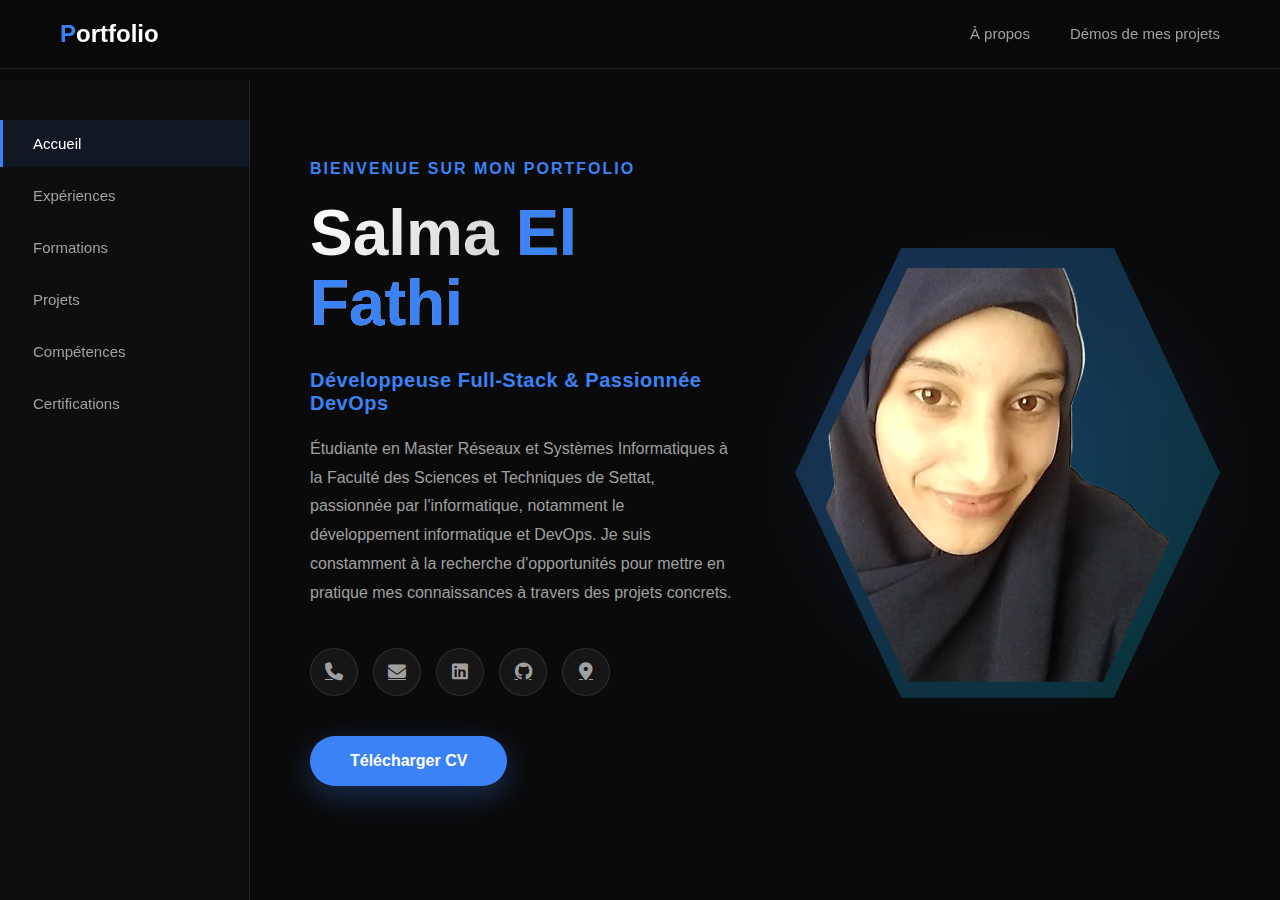
<file: index.html>
<!DOCTYPE html>
<html lang="fr">
<head>
    <meta charset="UTF-8">
    <meta name="viewport" content="width=device-width, initial-scale=1.0">
    <title>Salma El Fathi - Portfolio</title>
    <link rel="stylesheet" href="https://cdnjs.cloudflare.com/ajax/libs/font-awesome/6.5.1/css/all.min.css">
    <style>
        * { margin: 0; padding: 0; box-sizing: border-box; }
        body { font-family: 'Inter', -apple-system, BlinkMacSystemFont, 'Segoe UI', Roboto, sans-serif; background: #0a0a0a; color: #ffffff; overflow-x: hidden; }
        
        nav { position: fixed; top: 0; left: 0; right: 0; background: rgba(10, 10, 10, 0.95); backdrop-filter: blur(10px); border-bottom: 1px solid rgba(255, 255, 255, 0.1); padding: 20px 60px; z-index: 1000; display: flex; justify-content: space-between; align-items: center; }
        .logo { font-size: 24px; font-weight: 700; color: #ffffff; }
        .logo span { color: #3b82f6; }
        nav ul { display: flex; gap: 40px; list-style: none; align-items: center; }
        nav ul li a { color: #a0a0a0; text-decoration: none; font-size: 15px; font-weight: 500; transition: all 0.3s ease; position: relative; }
        nav ul li a:hover { color: #ffffff; }
        nav ul li a::after { content: ''; position: absolute; bottom: -5px; left: 0; width: 0; height: 2px; background: #3b82f6; transition: width 0.3s ease; }
        nav ul li a:hover::after { width: 100%; }
        .menu { display: none; background: none; border: none; color: white; font-size: 24px; cursor: pointer; }
        
        aside { position: fixed; left: 0; top: 80px; width: 250px; height: calc(100vh - 80px); background: rgba(15, 15, 15, 0.8); backdrop-filter: blur(10px); border-right: 1px solid rgba(255, 255, 255, 0.1); padding: 40px 0; overflow-y: auto; }
        aside ul { list-style: none; }
        aside ul li { margin-bottom: 5px; }
        aside ul li a { display: block; padding: 15px 30px; color: #a0a0a0; text-decoration: none; font-size: 15px; font-weight: 500; transition: all 0.3s ease; border-left: 3px solid transparent; }
        aside ul li a:hover, aside ul li a.active { color: #ffffff; background: rgba(59, 130, 246, 0.1); border-left-color: #3b82f6; }
        
        .main { margin-left: 250px; margin-top: 80px; min-height: calc(100vh - 80px); }
        
        header { display: grid; grid-template-columns: 1fr 1fr; gap: 60px; padding: 80px 60px; align-items: center; max-width: 1400px; margin: 0 auto; }
        
        .greeting { color: #3b82f6; font-size: 16px; font-weight: 600; margin-bottom: 20px; letter-spacing: 2px; text-transform: uppercase; }
        
        .section_nom { margin-bottom: 30px; }
        .nom { font-size: 64px; font-weight: 800; line-height: 1.1; background: linear-gradient(135deg, #ffffff 0%, #a0a0a0 100%); -webkit-background-clip: text; -webkit-text-fill-color: transparent; display: inline-block; }
        .nom-complete { display: block; }
        .nom-el { color: #3b82f6; -webkit-text-fill-color: #3b82f6; }
        
        .job-title { font-size: 20px; font-weight: 600; color: #3b82f6; margin-bottom: 20px; letter-spacing: 0.5px; }
        
        .description { font-size: 16px; line-height: 1.8; color: #a0a0a0; margin-bottom: 40px; max-width: 600px; }
        
        .contact { margin: 30px 0; }
        .contact ul { display: flex; gap: 15px; list-style: none; flex-wrap: wrap; }
        .contact ul li a { display: flex; align-items: center; justify-content: center; width: 48px; height: 48px; background: rgba(255, 255, 255, 0.05); border: 1px solid rgba(255, 255, 255, 0.1); border-radius: 50%; color: #a0a0a0; font-size: 18px; transition: all 0.3s ease; }
        .contact ul li a:hover { background: #3b82f6; border-color: #3b82f6; color: #ffffff; transform: translateY(-5px); box-shadow: 0 10px 20px rgba(59, 130, 246, 0.3); }
        
        .cv-btn { display: inline-block; padding: 16px 40px; background: #3b82f6; color: #ffffff; text-decoration: none; border-radius: 50px; font-weight: 600; font-size: 16px; border: none; cursor: pointer; transition: all 0.3s ease; box-shadow: 0 10px 30px rgba(59, 130, 246, 0.3); margin-top: 10px; }
        .cv-btn:hover { background: #2563eb; transform: translateY(-3px); box-shadow: 0 15px 40px rgba(59, 130, 246, 0.4); }
        
        .profile-container { position: relative; display: flex; justify-content: center; align-items: center; width: 100%; max-width: 450px; height: 450px; margin: 0 auto; }
        
        .hexagon-mask { width: 100%; height: 100%; position: absolute; clip-path: polygon(25% 0%, 75% 0%, 100% 50%, 75% 100%, 25% 100%, 0% 50%); background: linear-gradient(135deg, rgba(59, 130, 246, 0.3), rgba(1, 212, 240, 0.2)); animation: floatHex 5s ease-in-out infinite; z-index: 1; }
        
        .profile { width: 92%; height: 92%; object-fit: cover; position: absolute; top: 20px; left: 15px; clip-path: polygon(25% 0%, 75% 0%, 100% 50%, 75% 100%, 25% 100%, 0% 50%); animation: floatHex 5s ease-in-out infinite; transition: all 0.5s cubic-bezier(0.25, 0.8, 0.25, 1); filter: brightness(1.05) contrast(1.05); z-index: 2; }
        
        .profile-container:hover .hexagon-mask { background: linear-gradient(135deg, rgba(59, 130, 246, 0.5), rgba(1, 212, 240, 0.3)); }
        .profile-container:hover .profile { transform: scale(1.03); filter: brightness(1.1) contrast(1.1); }
        
        @keyframes floatHex { 
            0%, 100% { transform: translateY(0) rotate(0deg); } 
            50% { transform: translateY(-15px) rotate(2deg); } 
        }
        
        .profile-bg { position: absolute; width: 500px; height: 500px; background: radial-gradient(circle, rgba(59, 130, 246, 0.15) 0%, transparent 70%); border-radius: 50%; filter: blur(40px); z-index: 0; animation: pulse 4s ease-in-out infinite; }
        
        @keyframes pulse { 
            0%, 100% { transform: scale(1); opacity: 0.5; } 
            50% { transform: scale(1.1); opacity: 0.8; } 
        }
        
        @media (max-width: 1200px) {
            header { gap: 40px; padding: 60px 40px; }
            .nom { font-size: 56px; }
        }
        
        @media (max-width: 1024px) { 
            .main { margin-left: 0; } 
            aside { transform: translateX(-100%); transition: transform 0.3s ease; z-index: 999; } 
            aside.active { transform: translateX(0); } 
            header { grid-template-columns: 1fr; padding: 50px 30px; gap: 50px; text-align: center; }
            .content-section { display: flex; flex-direction: column; align-items: center; }
            .description { text-align: center; }
            .contact ul { justify-content: center; }
            .nom { font-size: 48px; }
            .menu { display: block; } 
            nav { padding: 20px 30px; } 
            nav ul { 
                position: absolute;
                top: 70px;
                right: 0;
                background: rgba(10, 10, 10, 0.98);
                backdrop-filter: blur(10px);
                flex-direction: column;
                gap: 0;
                width: 250px;
                border-left: 1px solid rgba(255, 255, 255, 0.1);
                border-bottom: 1px solid rgba(255, 255, 255, 0.1);
                transform: translateX(100%);
                transition: transform 0.3s ease;
                padding: 20px 0;
            }
            nav ul.active {
                transform: translateX(0);
            }
            nav ul li {
                width: 100%;
            }
            nav ul li a {
                display: block;
                padding: 15px 30px;
                border-left: 3px solid transparent;
            }
            nav ul li a:hover,
            nav ul li a.active {
                background: rgba(59, 130, 246, 0.1);
                border-left-color: #3b82f6;
            }
            nav ul li a::after {
                display: none;
            }
        }
        
        @media (max-width: 768px) { 
            .nom { font-size: 42px; }
            .description { font-size: 15px; } 
            header { padding: 40px 20px; } 
            .profile-container { width: 300px; height: 300px; }
            .greeting { font-size: 14px; }
            nav { padding: 15px 20px; }
            .logo { font-size: 20px; }
        }
        
        @media (max-width: 480px) {
            .nom { font-size: 36px; }
            .profile-container { width: 250px; height: 250px; }
            .contact ul li a { width: 44px; height: 44px; font-size: 16px; }
        }
    </style>
</head>
<body>
    <nav>
        <div class="logo"><span>P</span>ortfolio</div>
        <ul>
            <li><a href="index.html">À propos</a></li>
            <li><a href="pages/projects_demo.html">Démos de mes projets</a></li>
        </ul>
        <button class="menu" onclick="toggleSidebar()"><i class="fas fa-bars"></i></button>
    </nav>
    
    <aside id="sidebar">
        <ul>
            <li><a href="index.html" class="active">Accueil</a></li>
            <li><a href="pages/experiences.html">Expériences</a></li>
            <li><a href="pages/formations.html">Formations</a></li>
            <li><a href="pages/projets.html">Projets</a></li>
            <li><a href="pages/competences.html">Compétences</a></li>
            <li><a href="pages/certifications.html">Certifications</a></li>
        </ul>
    </aside>
    
    <div class="main">
        <header>
            <div class="content-section">
                <div class="greeting">Bienvenue sur mon portfolio</div>
                <div class="section_nom">
                    <h1 class="nom nom-complete">Salma <span class="nom-el">El Fathi</span></h1>
                </div>
                <p class="job-title">Développeuse Full-Stack & Passionnée DevOps</p>
                <p class="description">Étudiante en Master Réseaux et Systèmes Informatiques à la Faculté des Sciences et Techniques de Settat, passionnée par l'informatique, notamment le développement informatique et DevOps. Je suis constamment à la recherche d'opportunités pour mettre en pratique mes connaissances à travers des projets concrets.</p>
                <div class="contact">
                    <ul>
                        <li><a href="tel:+212629513949" title="Téléphone"><i class="fas fa-phone"></i></a></li>
                        <li><a href="mailto:elfathi.sal.fst@uhp.ac.ma" title="Email"><i class="fas fa-envelope"></i></a></li>
                        <li><a href="https://www.linkedin.com/in/salma-el-fathi-58021b288" target="_blank" title="LinkedIn"><i class="fab fa-linkedin"></i></a></li>
                        <li><a href="https://github.com/SalmaElFathi" target="_blank" title="GitHub"><i class="fab fa-github"></i></a></li>
                        <li><a href="https://www.google.com/maps?q=Settat,Maroc" target="_blank" title="Localisation"><i class="fas fa-location-dot"></i></a></li>
                    </ul>
                </div>
                <a href="images/Salma_EL_FATHI_CV.pdf" download="CV_Salma_El_Fathi.pdf" class="cv-btn">Télécharger CV</a>
            </div>
            
            <div class="profile-container">
                <div class="profile-bg"></div>
                <div class="hexagon-mask"></div>
                <img class="profile" src="images/photo.png" alt="Photo de profil">
            </div>
        </header>
    </div>
    
    <script>
        function toggleSidebar() { 
            document.getElementById('sidebar').classList.toggle('active'); 
        }
        
        // Toggle navigation menu on mobile
        document.querySelector('.menu').addEventListener('click', function() {
            document.querySelector('nav ul').classList.toggle('active');
        });
        
        // Close menu when clicking outside
        document.addEventListener('click', function(event) {
            const nav = document.querySelector('nav ul');
            const menuBtn = document.querySelector('.menu');
            if (!nav.contains(event.target) && !menuBtn.contains(event.target)) {
                nav.classList.remove('active');
            }
        });
    </script>
</body>
</html>
</file>
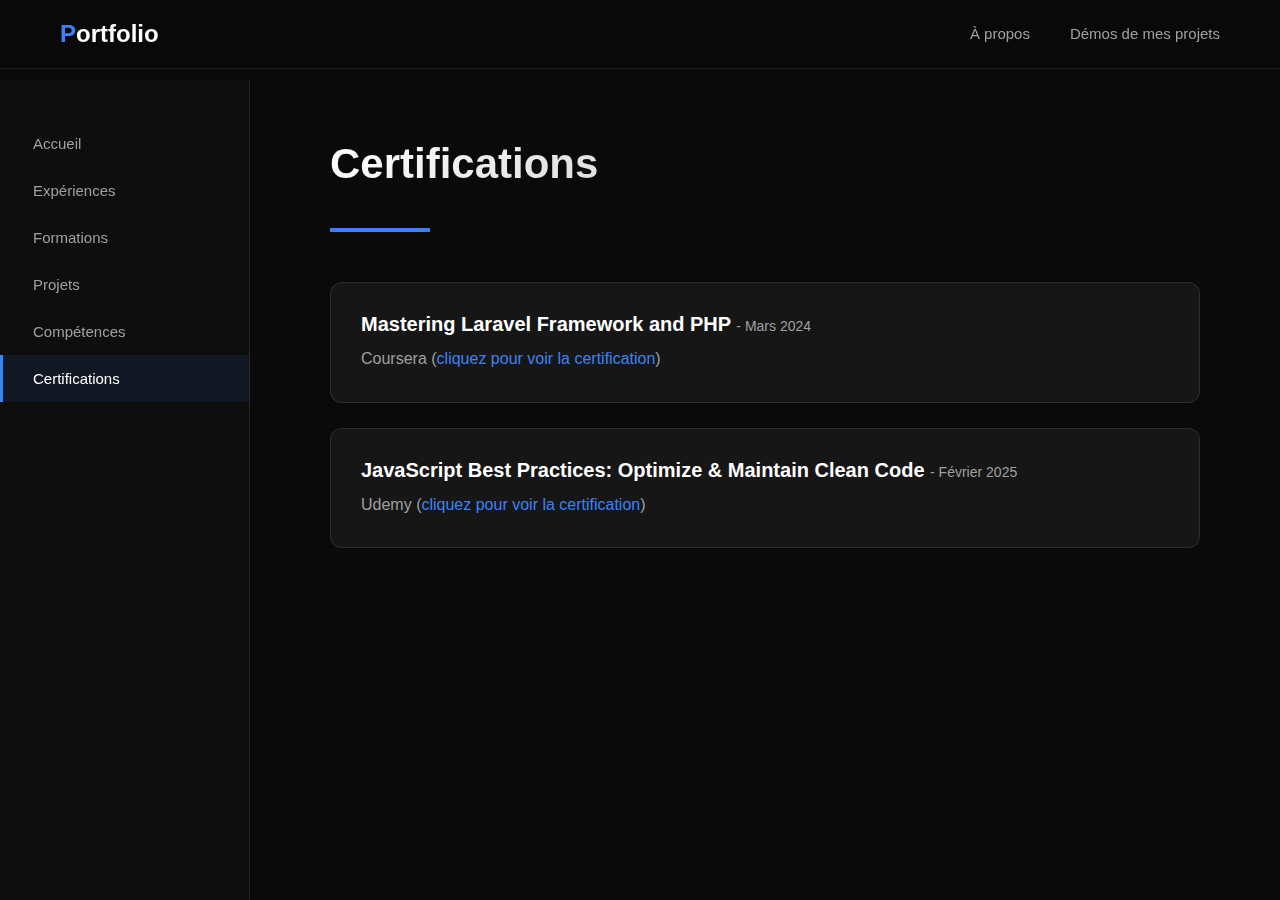
<file: pages/certifications.html>
<!DOCTYPE html>
<html lang="fr">
<head>
    <meta charset="UTF-8">
    <meta name="viewport" content="width=device-width, initial-scale=1.0">
    <title>Mes Certifications</title>
    <link rel="stylesheet" href="https://cdnjs.cloudflare.com/ajax/libs/font-awesome/6.5.1/css/all.min.css">
    <style>
        * { margin: 0; padding: 0; box-sizing: border-box; }
        body { font-family: 'Inter', -apple-system, BlinkMacSystemFont, 'Segoe UI', Roboto, sans-serif; background: #0a0a0a; color: #ffffff; overflow-x: hidden; }
        nav { position: fixed; top: 0; left: 0; right: 0; background: rgba(10, 10, 10, 0.95); backdrop-filter: blur(10px); border-bottom: 1px solid rgba(255, 255, 255, 0.1); padding: 20px 60px; z-index: 1000; display: flex; justify-content: space-between; align-items: center; }
        .logo { font-size: 24px; font-weight: 700; color: #ffffff; }
        .logo span { color: #3b82f6; }
        nav ul { display: flex; gap: 40px; list-style: none; align-items: center; }
        nav ul li a { color: #a0a0a0; text-decoration: none; font-size: 15px; font-weight: 500; transition: all 0.3s ease; }
        .menu { display: none; background: none; border: none; color: white; font-size: 24px; cursor: pointer; }
        aside { position: fixed; left: 0; top: 80px; width: 250px; height: calc(100vh - 80px); background: rgba(15, 15, 15, 0.8); backdrop-filter: blur(10px); border-right: 1px solid rgba(255, 255, 255, 0.1); padding: 40px 0; overflow-y: auto; }
        aside ul { list-style: none; }
        aside ul li a { display: block; padding: 15px 30px; color: #a0a0a0; text-decoration: none; font-size: 15px; font-weight: 500; transition: all 0.3s ease; border-left: 3px solid transparent; }
        aside ul li a:hover, aside ul li a.active { color: #ffffff; background: rgba(59, 130, 246, 0.1); border-left-color: #3b82f6; }
        .main { margin-left: 250px; margin-top: 80px; min-height: calc(100vh - 80px); padding: 60px 80px; }
        .section { max-width: 1200px; margin: 0 auto; }
        .titre { font-size: 42px; font-weight: 800; margin-bottom: 40px; background: linear-gradient(135deg, #ffffff 0%, #a0a0a0 100%); -webkit-background-clip: text; -webkit-text-fill-color: transparent; }
        .line { width: 100px; height: 4px; background: #3b82f6; margin-bottom: 50px; }
        .part { background: rgba(255, 255, 255, 0.05); border: 1px solid rgba(255, 255, 255, 0.1); border-radius: 12px; padding: 30px; margin-bottom: 25px; transition: all 0.3s ease; }
        .part:hover { background: rgba(255, 255, 255, 0.08); border-color: rgba(59, 130, 246, 0.3); transform: translateX(10px); }
        .part h4 { color: #ffffff; font-size: 20px; margin-bottom: 10px; font-weight: 600; }
        .part span { color: #a0a0a0; font-size: 14px; font-weight: 400; }
        .part p { color: #a0a0a0; line-height: 1.6; margin-top: 10px; }
        .part p a { color: #3b82f6; text-decoration: none; transition: color 0.3s ease; }
        .part p a:hover { color: #60a5fa; text-decoration: underline; }
        @media (max-width: 1024px) { 
            .main { margin-left: 0; padding: 40px 30px; } 
            aside { transform: translateX(-100%); transition: transform 0.3s ease; z-index: 999; } 
            aside.active { transform: translateX(0); } 
            .menu { display: block; } 
            nav { padding: 20px 30px; }
            nav ul { 
                position: absolute;
                top: 70px;
                right: 0;
                background: rgba(10, 10, 10, 0.98);
                backdrop-filter: blur(10px);
                flex-direction: column;
                gap: 0;
                width: 250px;
                border-left: 1px solid rgba(255, 255, 255, 0.1);
                border-bottom: 1px solid rgba(255, 255, 255, 0.1);
                transform: translateX(100%);
                transition: transform 0.3s ease;
                padding: 20px 0;
            }
            nav ul.active { transform: translateX(0); }
            nav ul li { width: 100%; }
            nav ul li a { display: block; padding: 15px 30px; border-left: 3px solid transparent; }
            nav ul li a:hover { background: rgba(59, 130, 246, 0.1); border-left-color: #3b82f6; }
        }
    </style>
</head>
<body>
    <nav>
        <div class="logo item"><span>P</span>ortfolio</div>
        <ul>
            <li><a href="../index.html">À propos</a></li>
            <li><a href="projects_demo.html">Démos de mes projets</a></li>
        </ul>
        <button class="menu" onclick="toggleSidebar()"><i class="fas fa-bars"></i></button>
    </nav>
    <aside id="sidebar">
        <ul>
            <li><a href="../index.html">Accueil</a></li>
            <li><a href="experiences.html">Expériences</a></li>
            <li><a href="formations.html">Formations</a></li>
            <li><a href="projets.html">Projets</a></li>
            <li><a href="competences.html">Compétences</a></li>
            <li><a href="certifications.html" class="active">Certifications</a></li>
        </ul>
    </aside>
    <div class="main">
        <div class="section">
            <h2 class="titre">Certifications</h2>
            <div class="line"></div>
            <div class="part">
                <h4>Mastering Laravel Framework and PHP <span>- Mars 2024</span></h4>
                <p>Coursera (<a href="https://www.coursera.org/account/accomplishments/certificate/3LTE6EFSWPBV" target="_blank">cliquez pour voir la certification</a>)</p>
            </div>
            <div class="part">
                <h4>JavaScript Best Practices: Optimize & Maintain Clean Code <span>- Février 2025</span></h4>
                <p>Udemy (<a href="https://udemy-certificate.s3.amazonaws.com/image/UC-b37127b4-9a17-4c2e-85ea-2232cc1065d1.jpg?v=1740735847000" target="_blank">cliquez pour voir la certification</a>)</p>
            </div>
        </div>
    </div>
    <script>
        function toggleSidebar() { 
            document.getElementById('sidebar').classList.toggle('active'); 
        }
        
        document.querySelector('.menu').addEventListener('click', function() {
            document.querySelector('nav ul').classList.toggle('active');
        });
        
        document.addEventListener('click', function(event) {
            const nav = document.querySelector('nav ul');
            const menuBtn = document.querySelector('.menu');
            if (!nav.contains(event.target) && !menuBtn.contains(event.target)) {
                nav.classList.remove('active');
            }
        });
    </script>
</body>
</html>
</file>
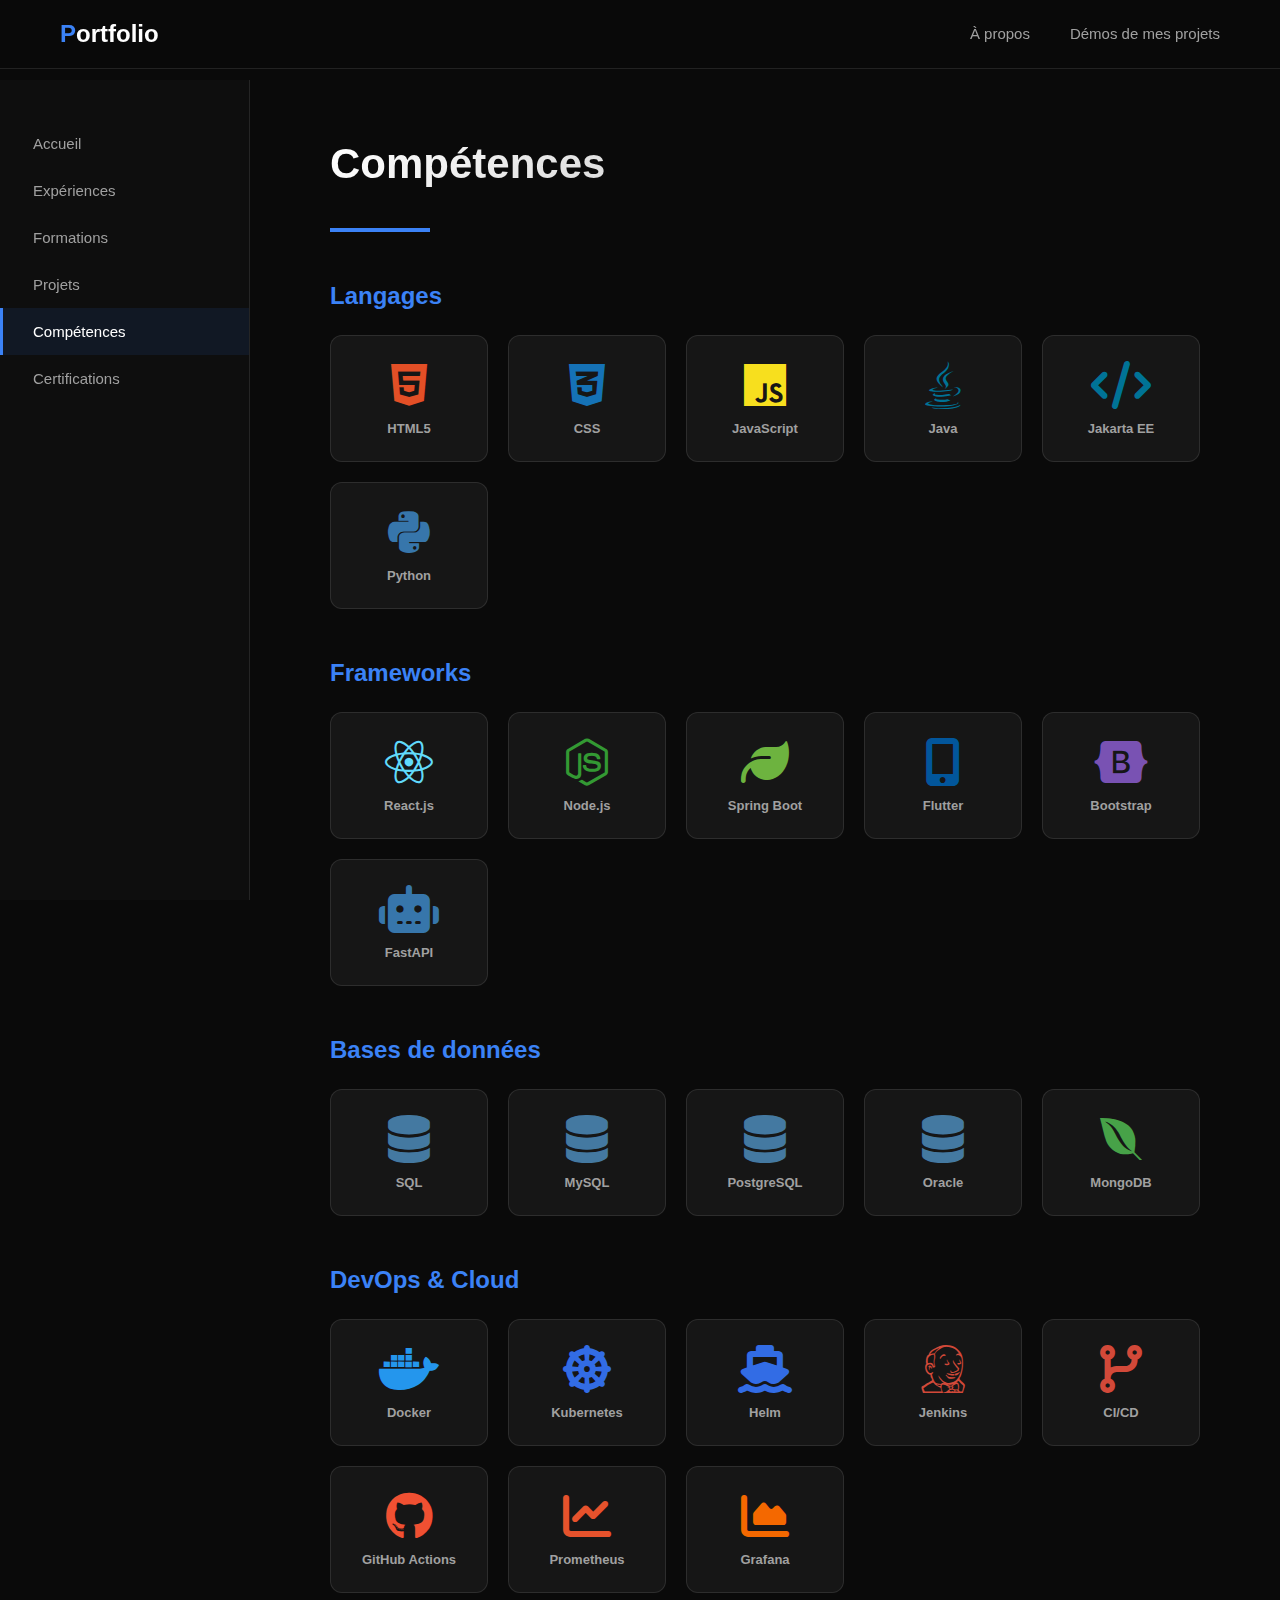
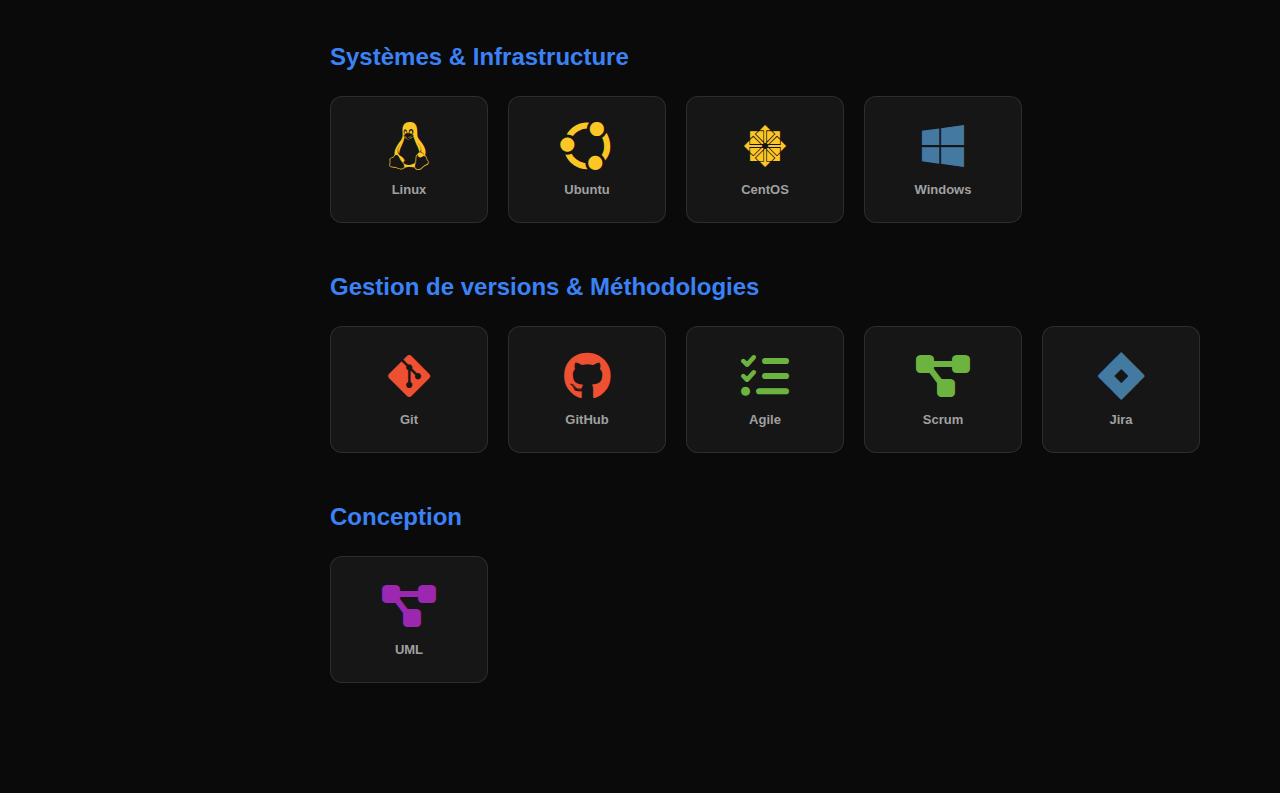
<file: pages/competences.html>
<!DOCTYPE html>
<html lang="fr">
<head>
    <meta charset="UTF-8">
    <meta name="viewport" content="width=device-width, initial-scale=1.0">
    <title>Mes Compétences</title>
    <link rel="stylesheet" href="https://cdnjs.cloudflare.com/ajax/libs/font-awesome/6.5.1/css/all.min.css">
    <style>
        * { margin: 0; padding: 0; box-sizing: border-box; }
        body { font-family: 'Inter', -apple-system, BlinkMacSystemFont, 'Segoe UI', Roboto, sans-serif; background: #0a0a0a; color: #ffffff; overflow-x: hidden; }
        nav { position: fixed; top: 0; left: 0; right: 0; background: rgba(10, 10, 10, 0.95); backdrop-filter: blur(10px); border-bottom: 1px solid rgba(255, 255, 255, 0.1); padding: 20px 60px; z-index: 1000; display: flex; justify-content: space-between; align-items: center; }
        .logo { font-size: 24px; font-weight: 700; color: #ffffff; }
        .logo span { color: #3b82f6; }
        nav ul { display: flex; gap: 40px; list-style: none; align-items: center; }
        nav ul li a { color: #a0a0a0; text-decoration: none; font-size: 15px; font-weight: 500; transition: all 0.3s ease; }
        .menu { display: none; background: none; border: none; color: white; font-size: 24px; cursor: pointer; }
        aside { position: fixed; left: 0; top: 80px; width: 250px; height: calc(100vh - 80px); background: rgba(15, 15, 15, 0.8); backdrop-filter: blur(10px); border-right: 1px solid rgba(255, 255, 255, 0.1); padding: 40px 0; overflow-y: auto; }
        aside ul { list-style: none; }
        aside ul li a { display: block; padding: 15px 30px; color: #a0a0a0; text-decoration: none; font-size: 15px; font-weight: 500; transition: all 0.3s ease; border-left: 3px solid transparent; }
        aside ul li a:hover, aside ul li a.active { color: #ffffff; background: rgba(59, 130, 246, 0.1); border-left-color: #3b82f6; }
        .main { margin-left: 250px; margin-top: 80px; min-height: calc(100vh - 80px); padding: 60px 80px; }
        .section { max-width: 1200px; margin: 0 auto; }
        .titre { font-size: 42px; font-weight: 800; margin-bottom: 40px; background: linear-gradient(135deg, #ffffff 0%, #a0a0a0 100%); -webkit-background-clip: text; -webkit-text-fill-color: transparent; }
        .line { width: 100px; height: 4px; background: #3b82f6; margin-bottom: 50px; }
        .skills-category { margin-bottom: 50px; }
        .category-title { color: #3b82f6; font-size: 24px; margin-bottom: 25px; font-weight: 600; }
        .skills-grid { display: grid; grid-template-columns: repeat(auto-fill, minmax(130px, 1fr)); gap: 20px; }
        .skill-card { background: rgba(255, 255, 255, 0.05); border: 1px solid rgba(255, 255, 255, 0.1); border-radius: 12px; padding: 25px 15px; display: flex; flex-direction: column; align-items: center; gap: 12px; transition: all 0.3s ease; position: relative; overflow: hidden; }
        .skill-card::before { content: ''; position: absolute; top: 0; left: -100%; width: 100%; height: 100%; background: linear-gradient(90deg, transparent, rgba(59, 130, 246, 0.1), transparent); transition: left 0.5s ease; }
        .skill-card:hover::before { left: 100%; }
        .skill-card:hover { transform: translateY(-5px) scale(1.05); border-color: #3b82f6; box-shadow: 0 10px 30px rgba(59, 130, 246, 0.3); }
        .skill-icon { font-size: 48px; transition: all 0.3s ease; }
        .skill-card:hover .skill-icon { transform: scale(1.15) rotate(5deg); }
        .skill-name { font-weight: 600; font-size: 13px; color: #a0a0a0; text-align: center; transition: color 0.3s ease; }
        .skill-card:hover .skill-name { color: #3b82f6; }
        .skill-html { color: #E34F26; }
        .skill-css { color: #1572B6; }
        .skill-js { color: #F7DF1E; }
        .skill-react { color: #61DAFB; }
        .skill-java { color: #007396; }
        .skill-spring { color: #6DB33F; }
        .skill-flutter { color: #02569B; }
        .skill-mysql { color: #4479A1; }
        .skill-mongodb { color: #47A248; }
        .skill-docker { color: #2496ED; }
        .skill-kubernetes { color: #326CE5; }
        .skill-jenkins { color: #D24939; }
        .skill-git { color: #F05032; }
        .skill-linux { color: #FCC624; }
        .skill-python { color: #3776AB; }
        .skill-node { color: #339933; }
        .skill-bootstrap { color: #7952B3; }
        .skill-uml { color: #9C27B0; }
        .skill-prometheus { color: #E6522C; }
        .skill-grafana { color: #F46800; }
        @media (max-width: 1024px) { 
            .main { margin-left: 0; padding: 40px 30px; } 
            aside { transform: translateX(-100%); transition: transform 0.3s ease; z-index: 999; } 
            aside.active { transform: translateX(0); } 
            .menu { display: block; } 
            nav { padding: 20px 30px; }
            nav ul { 
                position: absolute;
                top: 70px;
                right: 0;
                background: rgba(10, 10, 10, 0.98);
                backdrop-filter: blur(10px);
                flex-direction: column;
                gap: 0;
                width: 250px;
                border-left: 1px solid rgba(255, 255, 255, 0.1);
                border-bottom: 1px solid rgba(255, 255, 255, 0.1);
                transform: translateX(100%);
                transition: transform 0.3s ease;
                padding: 20px 0;
            }
            nav ul.active { transform: translateX(0); }
            nav ul li { width: 100%; }
            nav ul li a { display: block; padding: 15px 30px; border-left: 3px solid transparent; }
            nav ul li a:hover { background: rgba(59, 130, 246, 0.1); border-left-color: #3b82f6; }
        }
        @media (max-width: 768px) { .skills-grid { grid-template-columns: repeat(auto-fill, minmax(100px, 1fr)); gap: 15px; } .skill-card { padding: 20px 10px; } .skill-icon { font-size: 36px; } .skill-name { font-size: 11px; } .category-title { font-size: 20px; } }
    </style>
</head>
<body>
    <nav>
        <div class="logo item"><span>P</span>ortfolio</div>
        <ul>
            <li><a href="../index.html">À propos</a></li>
            <li><a href="projects_demo.html">Démos de mes projets</a></li>
        </ul>
        <button class="menu" onclick="toggleSidebar()"><i class="fas fa-bars"></i></button>
    </nav>
    <aside id="sidebar">
        <ul>
            <li><a href="../index.html">Accueil</a></li>
            <li><a href="experiences.html">Expériences</a></li>
            <li><a href="formations.html">Formations</a></li>
            <li><a href="projets.html">Projets</a></li>
            <li><a href="competences.html" class="active">Compétences</a></li>
            <li><a href="certifications.html">Certifications</a></li>
        </ul>
    </aside>
    <div class="main">
        <div class="section">
            <h2 class="titre">Compétences</h2>
            <div class="line"></div>
            
            <div class="skills-category">
                <h3 class="category-title">Langages</h3>
                <div class="skills-grid">
                    <div class="skill-card"><i class="fab fa-html5 skill-icon skill-html"></i><span class="skill-name">HTML5</span></div>
                    <div class="skill-card"><i class="fab fa-css3-alt skill-icon skill-css"></i><span class="skill-name">CSS</span></div>
                    <div class="skill-card"><i class="fab fa-js skill-icon skill-js"></i><span class="skill-name">JavaScript</span></div>
                    <div class="skill-card"><i class="fab fa-java skill-icon skill-java"></i><span class="skill-name">Java</span></div>
                    <div class="skill-card"><i class="fas fa-code skill-icon skill-java"></i><span class="skill-name">Jakarta EE</span></div>
                    <div class="skill-card"><i class="fab fa-python skill-icon skill-python"></i><span class="skill-name">Python</span></div>
                </div>
            </div>

            <div class="skills-category">
                <h3 class="category-title">Frameworks</h3>
                <div class="skills-grid">
                    <div class="skill-card"><i class="fab fa-react skill-icon skill-react"></i><span class="skill-name">React.js</span></div>
                    <div class="skill-card"><i class="fab fa-node-js skill-icon skill-node"></i><span class="skill-name">Node.js</span></div>
                    <div class="skill-card"><i class="fas fa-leaf skill-icon skill-spring"></i><span class="skill-name">Spring Boot</span></div>
                    <div class="skill-card"><i class="fas fa-mobile-alt skill-icon skill-flutter"></i><span class="skill-name">Flutter</span></div>
                    <div class="skill-card"><i class="fab fa-bootstrap skill-icon skill-bootstrap"></i><span class="skill-name">Bootstrap</span></div>
                    <div class="skill-card"><i class="fas fa-robot skill-icon skill-python"></i><span class="skill-name">FastAPI</span></div>
                </div>
            </div>

            <div class="skills-category">
                <h3 class="category-title">Bases de données</h3>
                <div class="skills-grid">
                    <div class="skill-card"><i class="fas fa-database skill-icon skill-mysql"></i><span class="skill-name">SQL</span></div>
                    <div class="skill-card"><i class="fas fa-database skill-icon skill-mysql"></i><span class="skill-name">MySQL</span></div>
                    <div class="skill-card"><i class="fas fa-database skill-icon skill-mysql"></i><span class="skill-name">PostgreSQL</span></div>
                    <div class="skill-card"><i class="fas fa-database skill-icon skill-mysql"></i><span class="skill-name">Oracle</span></div>
                    <div class="skill-card"><i class="fab fa-envira skill-icon skill-mongodb"></i><span class="skill-name">MongoDB</span></div>
                </div>
            </div>

            <div class="skills-category">
                <h3 class="category-title">DevOps & Cloud</h3>
                <div class="skills-grid">
                    <div class="skill-card"><i class="fab fa-docker skill-icon skill-docker"></i><span class="skill-name">Docker</span></div>
                    <div class="skill-card"><i class="fas fa-dharmachakra skill-icon skill-kubernetes"></i><span class="skill-name">Kubernetes</span></div>
                    <div class="skill-card"><i class="fas fa-ship skill-icon skill-kubernetes"></i><span class="skill-name">Helm</span></div>
                    <div class="skill-card"><i class="fab fa-jenkins skill-icon skill-jenkins"></i><span class="skill-name">Jenkins</span></div>
                    <div class="skill-card"><i class="fas fa-code-branch skill-icon skill-jenkins"></i><span class="skill-name">CI/CD</span></div>
                    <div class="skill-card"><i class="fab fa-github skill-icon skill-git"></i><span class="skill-name">GitHub Actions</span></div>
                    <div class="skill-card"><i class="fas fa-chart-line skill-icon skill-prometheus"></i><span class="skill-name">Prometheus</span></div>
                    <div class="skill-card"><i class="fas fa-chart-area skill-icon skill-grafana"></i><span class="skill-name">Grafana</span></div>
                </div>
            </div>

            <div class="skills-category">
                <h3 class="category-title">Systèmes & Infrastructure</h3>
                <div class="skills-grid">
                    <div class="skill-card"><i class="fab fa-linux skill-icon skill-linux"></i><span class="skill-name">Linux</span></div>
                    <div class="skill-card"><i class="fab fa-ubuntu skill-icon skill-linux"></i><span class="skill-name">Ubuntu</span></div>
                    <div class="skill-card"><i class="fab fa-centos skill-icon skill-linux"></i><span class="skill-name">CentOS</span></div>
                    <div class="skill-card"><i class="fab fa-windows skill-icon skill-mysql"></i><span class="skill-name">Windows</span></div>
                </div>
            </div>

            <div class="skills-category">
                <h3 class="category-title">Gestion de versions & Méthodologies</h3>
                <div class="skills-grid">
                    <div class="skill-card"><i class="fab fa-git-alt skill-icon skill-git"></i><span class="skill-name">Git</span></div>
                    <div class="skill-card"><i class="fab fa-github skill-icon skill-git"></i><span class="skill-name">GitHub</span></div>
                    <div class="skill-card"><i class="fas fa-tasks skill-icon skill-spring"></i><span class="skill-name">Agile</span></div>
                    <div class="skill-card"><i class="fas fa-project-diagram skill-icon skill-spring"></i><span class="skill-name">Scrum</span></div>
                    <div class="skill-card"><i class="fab fa-jira skill-icon skill-mysql"></i><span class="skill-name">Jira</span></div>
                </div>
            </div>

            <div class="skills-category">
                <h3 class="category-title">Conception</h3>
                <div class="skills-grid">
                    <div class="skill-card"><i class="fas fa-project-diagram skill-icon skill-uml"></i><span class="skill-name">UML</span></div>
                </div>
            </div>
        </div>
    </div>
    <script>
        function toggleSidebar() { 
            document.getElementById('sidebar').classList.toggle('active'); 
        }
        
        document.querySelector('.menu').addEventListener('click', function() {
            document.querySelector('nav ul').classList.toggle('active');
        });
        
        document.addEventListener('click', function(event) {
            const nav = document.querySelector('nav ul');
            const menuBtn = document.querySelector('.menu');
            if (!nav.contains(event.target) && !menuBtn.contains(event.target)) {
                nav.classList.remove('active');
            }
        });
    </script>
</body>
</html>
</file>
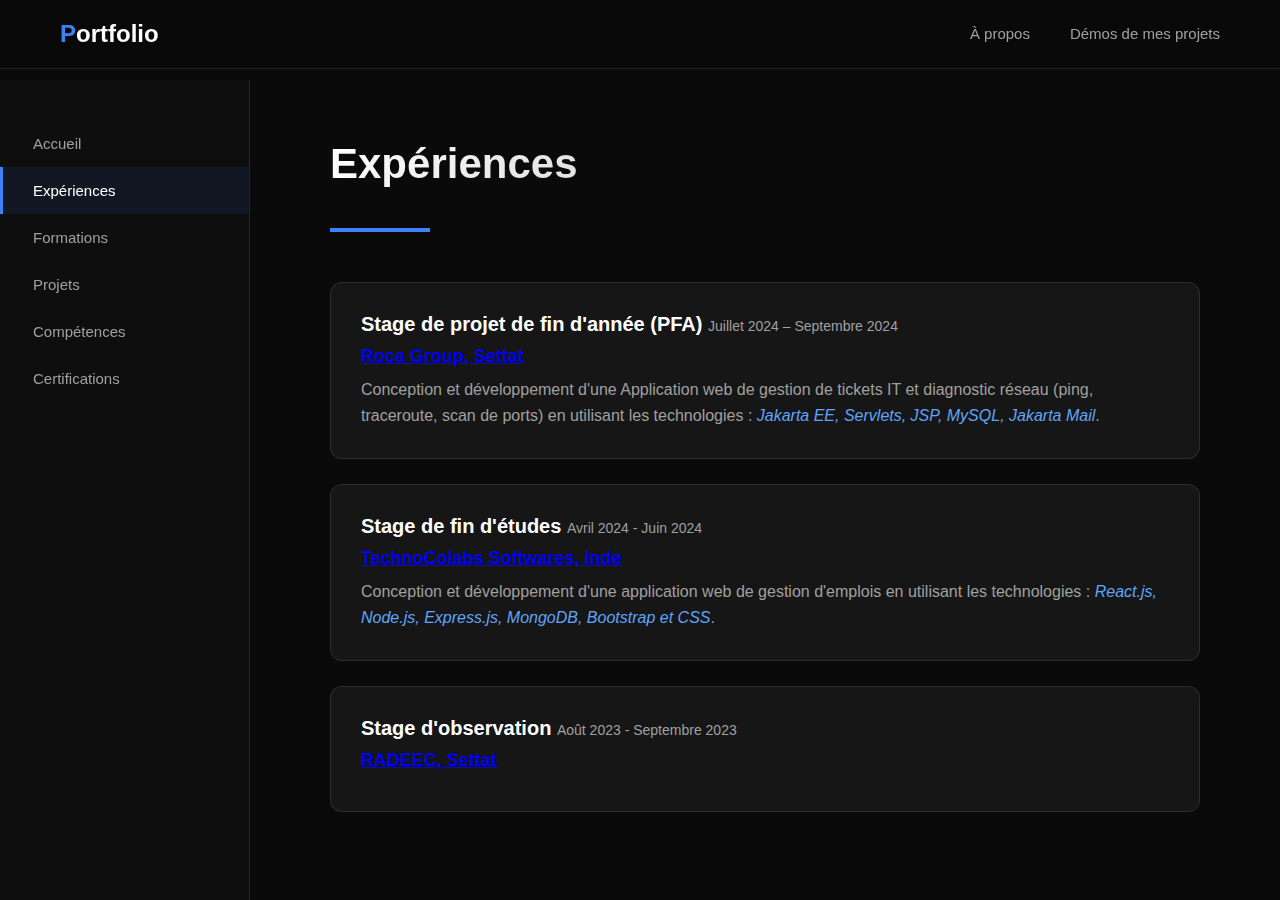
<file: pages/experiences.html>
<!DOCTYPE html>
<html lang="fr">
<head>
    <meta charset="UTF-8">
    <meta name="viewport" content="width=device-width, initial-scale=1.0">
    <title>Mes Expériences</title>
    <link rel="stylesheet" href="https://cdnjs.cloudflare.com/ajax/libs/font-awesome/6.5.1/css/all.min.css">
    <style>
        * { margin: 0; padding: 0; box-sizing: border-box; }
        body { font-family: 'Inter', -apple-system, BlinkMacSystemFont, 'Segoe UI', Roboto, sans-serif; background: #0a0a0a; color: #ffffff; overflow-x: hidden; }
        nav { position: fixed; top: 0; left: 0; right: 0; background: rgba(10, 10, 10, 0.95); backdrop-filter: blur(10px); border-bottom: 1px solid rgba(255, 255, 255, 0.1); padding: 20px 60px; z-index: 1000; display: flex; justify-content: space-between; align-items: center; }
        .logo { font-size: 24px; font-weight: 700; color: #ffffff; }
        .logo span { color: #3b82f6; }
        nav ul { display: flex; gap: 40px; list-style: none; align-items: center; }
        nav ul li a { color: #a0a0a0; text-decoration: none; font-size: 15px; font-weight: 500; transition: all 0.3s ease; }
        .menu { display: none; background: none; border: none; color: white; font-size: 24px; cursor: pointer; }
        aside { position: fixed; left: 0; top: 80px; width: 250px; height: calc(100vh - 80px); background: rgba(15, 15, 15, 0.8); backdrop-filter: blur(10px); border-right: 1px solid rgba(255, 255, 255, 0.1); padding: 40px 0; overflow-y: auto; }
        aside ul { list-style: none; }
        aside ul li a { display: block; padding: 15px 30px; color: #a0a0a0; text-decoration: none; font-size: 15px; font-weight: 500; transition: all 0.3s ease; border-left: 3px solid transparent; }
        aside ul li a:hover, aside ul li a.active { color: #ffffff; background: rgba(59, 130, 246, 0.1); border-left-color: #3b82f6; }
        .main { margin-left: 250px; margin-top: 80px; min-height: calc(100vh - 80px); padding: 60px 80px; }
        .section { max-width: 1200px; margin: 0 auto; }
        .titre { font-size: 42px; font-weight: 800; margin-bottom: 40px; background: linear-gradient(135deg, #ffffff 0%, #a0a0a0 100%); -webkit-background-clip: text; -webkit-text-fill-color: transparent; }
        .line { width: 100px; height: 4px; background: #3b82f6; margin-bottom: 50px; }
        .part { background: rgba(255, 255, 255, 0.05); border: 1px solid rgba(255, 255, 255, 0.1); border-radius: 12px; padding: 30px; margin-bottom: 25px; transition: all 0.3s ease; }
        .part:hover { background: rgba(255, 255, 255, 0.08); border-color: rgba(59, 130, 246, 0.3); transform: translateX(10px); }
        .part h3 { color: #ffffff; font-size: 20px; margin-bottom: 10px; font-weight: 600; }
        .part h4 { color: #3b82f6; font-size: 18px; margin-bottom: 10px; font-weight: 600; }
        .part span { color: #a0a0a0; font-size: 14px; font-weight: 400; }
        .part p { color: #a0a0a0; line-height: 1.6; margin-top: 10px; }
        .part p a { color: #3b82f6; text-decoration: none; transition: color 0.3s ease; }
        .part p a:hover { color: #60a5fa; text-decoration: underline; }
        .part i { color: #60a5fa; font-style: italic; }
        @media (max-width: 1024px) { 
            .main { margin-left: 0; padding: 40px 30px; } 
            aside { transform: translateX(-100%); transition: transform 0.3s ease; z-index: 999; } 
            aside.active { transform: translateX(0); } 
            .menu { display: block; } 
            nav { padding: 20px 30px; }
            nav ul { 
                position: absolute;
                top: 70px;
                right: 0;
                background: rgba(10, 10, 10, 0.98);
                backdrop-filter: blur(10px);
                flex-direction: column;
                gap: 0;
                width: 250px;
                border-left: 1px solid rgba(255, 255, 255, 0.1);
                border-bottom: 1px solid rgba(255, 255, 255, 0.1);
                transform: translateX(100%);
                transition: transform 0.3s ease;
                padding: 20px 0;
            }
            nav ul.active { transform: translateX(0); }
            nav ul li { width: 100%; }
            nav ul li a { display: block; padding: 15px 30px; border-left: 3px solid transparent; }
            nav ul li a:hover { background: rgba(59, 130, 246, 0.1); border-left-color: #3b82f6; }
        }
    </style>
</head>
<body>
    <nav>
        <div class="logo item"><span>P</span>ortfolio</div>
        <ul>
            <li><a href="../index.html">À propos</a></li>
            <li><a href="projects_demo.html">Démos de mes projets</a></li>
        </ul>
        <button class="menu" onclick="toggleSidebar()"><i class="fas fa-bars"></i></button>
    </nav>
    <aside id="sidebar">
        <ul>
            <li><a href="../index.html">Accueil</a></li>
            <li><a href="experiences.html" class="active">Expériences</a></li>
            <li><a href="formations.html">Formations</a></li>
            <li><a href="projets.html">Projets</a></li>
            <li><a href="competences.html">Compétences</a></li>
            <li><a href="certifications.html">Certifications</a></li>
        </ul>
    </aside>
    <div class="main">
        <div class="section">
            <h2 class="titre">Expériences</h2>
            <div class="line"></div>
            <div class="part">
                <h3>Stage de projet de fin d'année (PFA) <span>Juillet 2024 – Septembre 2024</span></h3>
                <h4><a href="https://rocagroup.com/" target="_blank">Roca Group, Settat</a></h4>
                <p>Conception et développement d'une Application web de gestion de tickets IT et diagnostic réseau (ping, traceroute, scan de ports) en utilisant les technologies : <i>Jakarta EE, Servlets, JSP, MySQL, Jakarta Mail</i>.</p>
            </div>
            <div class="part">
                <h3>Stage de fin d'études <span>Avril 2024 - Juin 2024</span></h3>
                <h4><a href="https://www.technocolabs.com/" target="_blank">TechnoColabs Softwares, Inde</a></h4>
                <p>Conception et développement d'une application web de gestion d'emplois en utilisant les technologies : <i>React.js, Node.js, Express.js, MongoDB, Bootstrap et CSS</i>.</p>
            </div>
            <div class="part">
                <h3>Stage d'observation <span>Août 2023 - Septembre 2023</span></h3>
                <h4><a href="https://srm.radeec.ma/" target="_blank">RADEEC, Settat</a></h4>
            </div>
        </div>
    </div>
    <script>
        function toggleSidebar() { 
            document.getElementById('sidebar').classList.toggle('active'); 
        }
        
        document.querySelector('.menu').addEventListener('click', function() {
            document.querySelector('nav ul').classList.toggle('active');
        });
        
        document.addEventListener('click', function(event) {
            const nav = document.querySelector('nav ul');
            const menuBtn = document.querySelector('.menu');
            if (!nav.contains(event.target) && !menuBtn.contains(event.target)) {
                nav.classList.remove('active');
            }
        });
    </script>
</body>
</html>
</file>
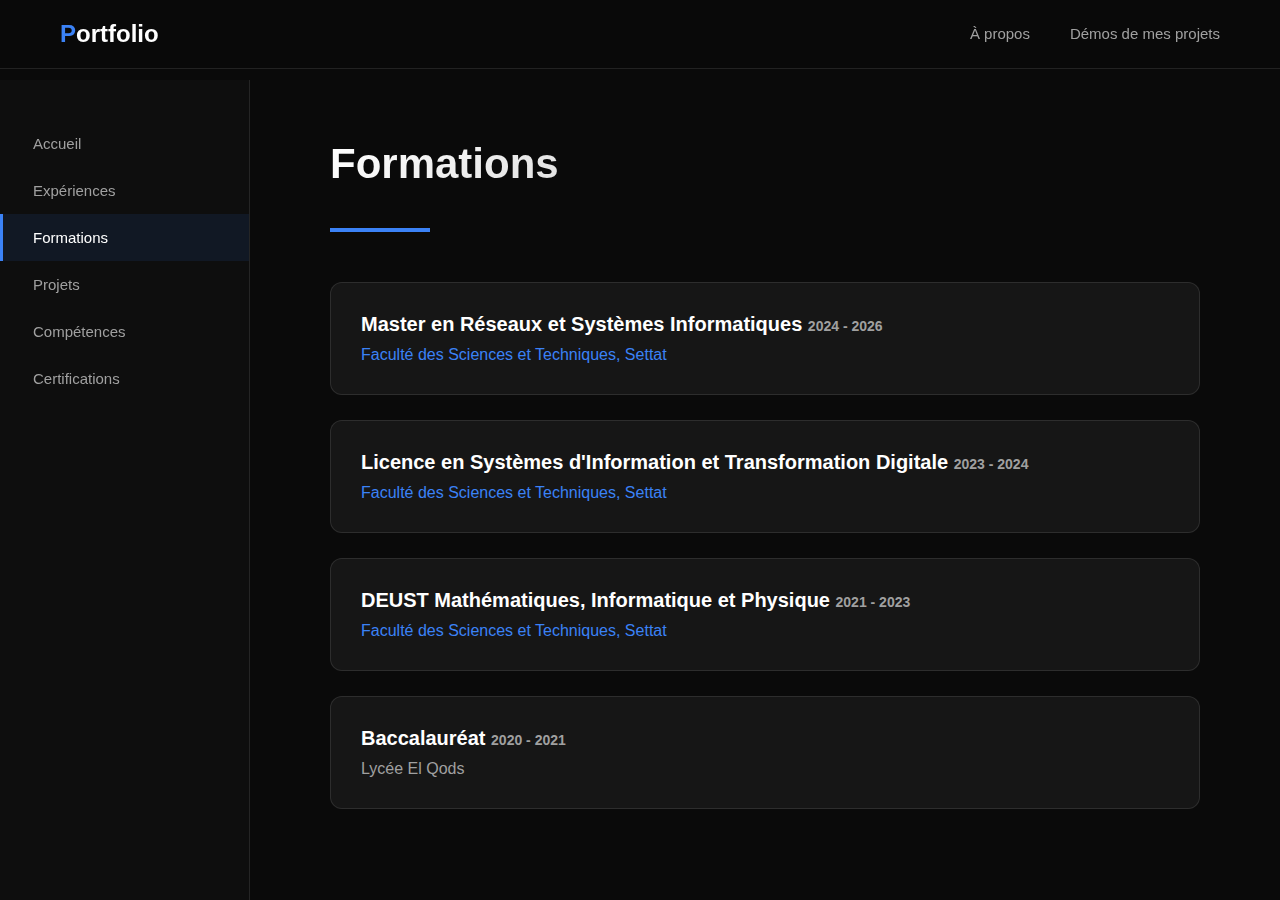
<file: pages/formations.html>
<!DOCTYPE html>
<html lang="fr">
<head>
    <meta charset="UTF-8">
    <meta name="viewport" content="width=device-width, initial-scale=1.0">
    <title>Mes Formations</title>
    <link rel="stylesheet" href="https://cdnjs.cloudflare.com/ajax/libs/font-awesome/6.5.1/css/all.min.css">
    <style>
        * { margin: 0; padding: 0; box-sizing: border-box; }
        body { font-family: 'Inter', sans-serif; background: #0a0a0a; color: #ffffff; }
        nav { position: fixed; top: 0; left: 0; right: 0; background: rgba(10, 10, 10, 0.95); backdrop-filter: blur(10px); border-bottom: 1px solid rgba(255, 255, 255, 0.1); padding: 20px 60px; z-index: 1000; display: flex; justify-content: space-between; align-items: center; }
        .logo { font-size: 24px; font-weight: 700; color: #ffffff; }
        .logo span { color: #3b82f6; }
        nav ul { display: flex; gap: 40px; list-style: none; }
        nav ul li a { color: #a0a0a0; text-decoration: none; font-size: 15px; font-weight: 500; }
        .menu { display: none; background: none; border: none; color: white; font-size: 24px; cursor: pointer; }
        aside { position: fixed; left: 0; top: 80px; width: 250px; height: calc(100vh - 80px); background: rgba(15, 15, 15, 0.8); backdrop-filter: blur(10px); border-right: 1px solid rgba(255, 255, 255, 0.1); padding: 40px 0; }
        aside ul { list-style: none; }
        aside ul li a { display: block; padding: 15px 30px; color: #a0a0a0; text-decoration: none; font-size: 15px; font-weight: 500; border-left: 3px solid transparent; transition: all 0.3s ease; }
        aside ul li a:hover, aside ul li a.active { color: #ffffff; background: rgba(59, 130, 246, 0.1); border-left-color: #3b82f6; }
        .main { margin-left: 250px; margin-top: 80px; padding: 60px 80px; }
        .section { max-width: 1200px; margin: 0 auto; }
        .titre { font-size: 42px; font-weight: 800; margin-bottom: 40px; background: linear-gradient(135deg, #ffffff 0%, #a0a0a0 100%); -webkit-background-clip: text; -webkit-text-fill-color: transparent; }
        .line { width: 100px; height: 4px; background: #3b82f6; margin-bottom: 50px; }
        .part { background: rgba(255, 255, 255, 0.05); border: 1px solid rgba(255, 255, 255, 0.1); border-radius: 12px; padding: 30px; margin-bottom: 25px; transition: all 0.3s ease; }
        .part:hover { background: rgba(255, 255, 255, 0.08); border-color: rgba(59, 130, 246, 0.3); transform: translateX(10px); }
        .part h3 { color: #ffffff; font-size: 20px; margin-bottom: 10px; font-weight: 600; }
        .part span { color: #a0a0a0; font-size: 14px; }
        .part p { color: #a0a0a0; margin-top: 10px; }
        .part p a { color: #3b82f6; text-decoration: none; }
        .part p a:hover { color: #60a5fa; text-decoration: underline; }
        @media (max-width: 1024px) { 
            .main { margin-left: 0; padding: 40px 30px; } 
            aside { transform: translateX(-100%); z-index: 999; } 
            aside.active { transform: translateX(0); } 
            .menu { display: block; } 
            nav { padding: 20px 30px; }
            nav ul { 
                position: absolute;
                top: 70px;
                right: 0;
                background: rgba(10, 10, 10, 0.98);
                backdrop-filter: blur(10px);
                flex-direction: column;
                gap: 0;
                width: 250px;
                border-left: 1px solid rgba(255, 255, 255, 0.1);
                border-bottom: 1px solid rgba(255, 255, 255, 0.1);
                transform: translateX(100%);
                transition: transform 0.3s ease;
                padding: 20px 0;
            }
            nav ul.active { transform: translateX(0); }
            nav ul li { width: 100%; }
            nav ul li a { display: block; padding: 15px 30px; border-left: 3px solid transparent; }
            nav ul li a:hover { background: rgba(59, 130, 246, 0.1); border-left-color: #3b82f6; }
        }
    </style>
</head>
<body>
    <nav>
        <div class="logo item"><span>P</span>ortfolio</div>
        <ul>
            <li><a href="../index.html">À propos</a></li>
            <li><a href="projects_demo.html">Démos de mes projets</a></li>
        </ul>
        <button class="menu" onclick="toggleSidebar()"><i class="fas fa-bars"></i></button>
    </nav>
    <aside id="sidebar">
        <ul>
            <li><a href="../index.html">Accueil</a></li>
            <li><a href="experiences.html">Expériences</a></li>
            <li><a href="formations.html" class="active">Formations</a></li>
            <li><a href="projets.html">Projets</a></li>
            <li><a href="competences.html">Compétences</a></li>
            <li><a href="certifications.html">Certifications</a></li>
        </ul>
    </aside>
    <div class="main">
        <div class="section">
            <h2 class="titre">Formations</h2>
            <div class="line"></div>
            <div class="part">
                <h3>Master en Réseaux et Systèmes Informatiques <span>2024 - 2026</span></h3>
                <p><a href="https://www.fsts.ac.ma/" target="_blank">Faculté des Sciences et Techniques, Settat</a></p>
            </div>
            <div class="part">
                <h3>Licence en Systèmes d'Information et Transformation Digitale <span>2023 - 2024</span></h3>
                <p><a href="https://www.fsts.ac.ma/" target="_blank">Faculté des Sciences et Techniques, Settat</a></p>
            </div>
            <div class="part">
                <h3>DEUST Mathématiques, Informatique et Physique <span>2021 - 2023</span></h3>
                <p><a href="https://www.fsts.ac.ma/" target="_blank">Faculté des Sciences et Techniques, Settat</a></p>
            </div>
            <div class="part">
                <h3>Baccalauréat <span>2020 - 2021</span></h3>
                <p>Lycée El Qods</p>
            </div>
        </div>
    </div>
    <script>
        function toggleSidebar() { 
            document.getElementById('sidebar').classList.toggle('active'); 
        }
        
        document.querySelector('.menu').addEventListener('click', function() {
            document.querySelector('nav ul').classList.toggle('active');
        });
        
        document.addEventListener('click', function(event) {
            const nav = document.querySelector('nav ul');
            const menuBtn = document.querySelector('.menu');
            if (!nav.contains(event.target) && !menuBtn.contains(event.target)) {
                nav.classList.remove('active');
            }
        });
    </script>
</body>
</html>
</file>
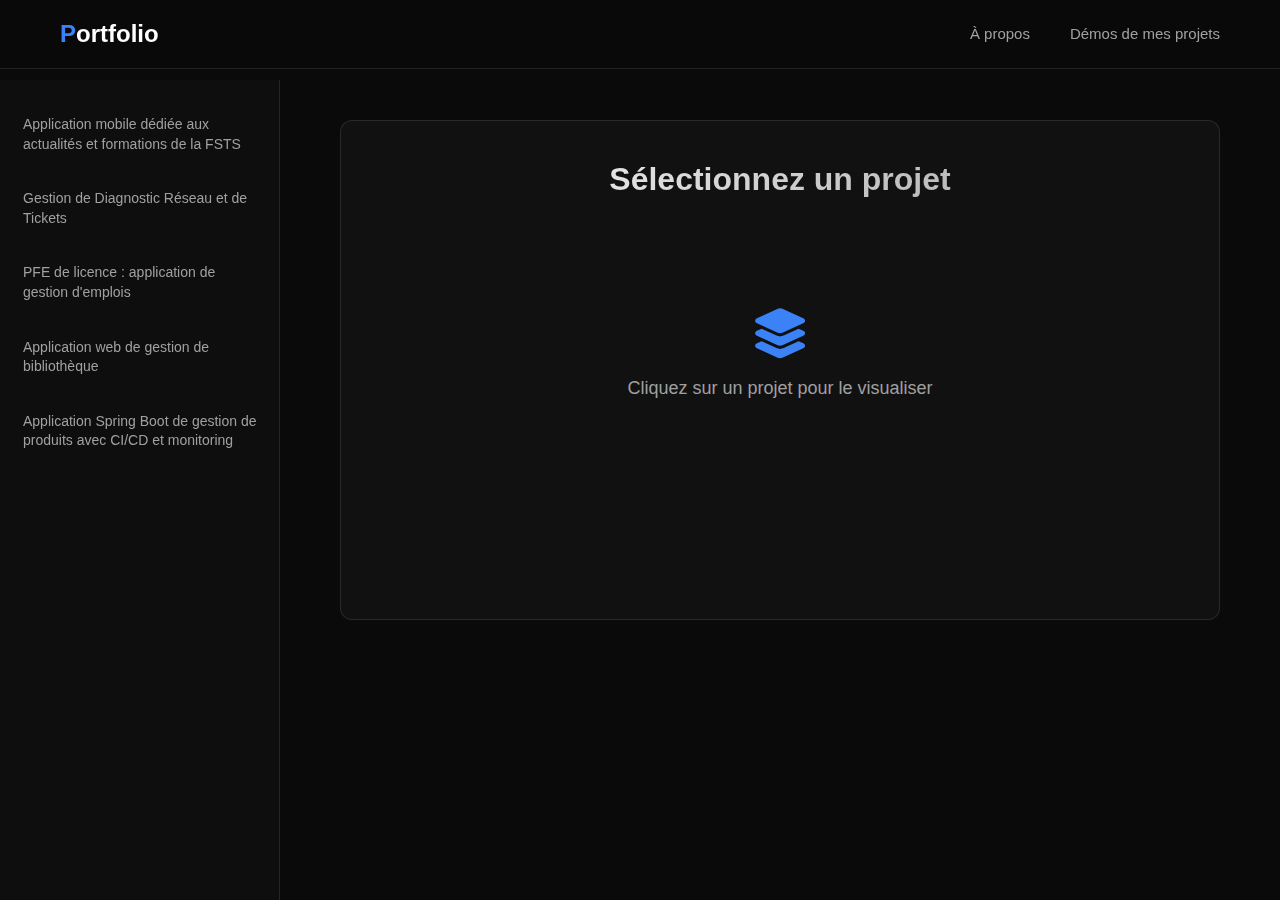
<file: pages/projects_demo.html>
<!DOCTYPE html>
<html lang="fr">
<head>
    <meta charset="UTF-8">
    <meta name="viewport" content="width=device-width, initial-scale=1.0">
    <title>Démos de mes projets</title>
    <link rel="stylesheet" href="https://cdnjs.cloudflare.com/ajax/libs/font-awesome/6.5.1/css/all.min.css">
    <style>
        * { margin: 0; padding: 0; box-sizing: border-box; }
        body { font-family: 'Inter', -apple-system, BlinkMacSystemFont, 'Segoe UI', Roboto, sans-serif; background: #0a0a0a; color: #ffffff; overflow-x: hidden; }
        nav { position: fixed; top: 0; left: 0; right: 0; background: rgba(10, 10, 10, 0.95); backdrop-filter: blur(10px); border-bottom: 1px solid rgba(255, 255, 255, 0.1); padding: 20px 60px; z-index: 1000; display: flex; justify-content: space-between; align-items: center; }
        .logo { font-size: 24px; font-weight: 700; color: #ffffff; }
        .logo span { color: #3b82f6; }
        nav ul { display: flex; gap: 40px; list-style: none; align-items: center; }
        nav ul li a { color: #a0a0a0; text-decoration: none; font-size: 15px; font-weight: 500; transition: all 0.3s ease; }
        .menu { display: none; background: none; border: none; color: white; font-size: 24px; cursor: pointer; }
        aside { position: fixed; left: 0; top: 80px; width: 280px; height: calc(100vh - 80px); background: rgba(15, 15, 15, 0.8); backdrop-filter: blur(10px); border-right: 1px solid rgba(255, 255, 255, 0.1); padding: 20px 0; overflow-y: auto; }
        aside ul { list-style: none; }
        aside ul li { margin-bottom: 5px; }
        aside ul li a { display: block; padding: 15px 20px; color: #a0a0a0; text-decoration: none; font-size: 14px; font-weight: 500; transition: all 0.3s ease; border-left: 3px solid transparent; line-height: 1.4; }
        aside ul li a:hover, aside ul li a.active { color: #ffffff; background: rgba(59, 130, 246, 0.1); border-left-color: #3b82f6; }
        .main { margin-left: 280px; margin-top: 80px; min-height: calc(100vh - 80px); padding: 40px 60px; }
        .section { max-width: 1400px; margin: 0 auto; }
        .content-container { width: 100%; background: rgba(255, 255, 255, 0.03); border: 1px solid rgba(255, 255, 255, 0.1); border-radius: 12px; padding: 40px; min-height: 500px; }
        .project-title { text-align: center; margin-bottom: 30px; font-size: 32px; font-weight: 700; background: linear-gradient(135deg, #ffffff 0%, #a0a0a0 100%); -webkit-background-clip: text; -webkit-text-fill-color: transparent; }
        .video-wrapper { width: 100%; display: none; }
        .video-wrapper.active { display: block; }
        .video-wrapper video { width: 100%; max-height: 70vh; border-radius: 10px; box-shadow: 0 10px 40px rgba(0, 0, 0, 0.5); }
        .gallery-wrapper { display: none; position: relative; }
        .gallery-wrapper.active { display: block; }
        .gallery-container { position: relative; width: 100%; overflow: hidden; border-radius: 12px; background: rgba(255, 255, 255, 0.02); }
        .gallery-slides { display: flex; transition: transform 0.5s ease-in-out; }
        .gallery-slide { min-width: 100%; display: flex; justify-content: center; align-items: center; padding: 20px; }
        .gallery-slide img { max-width: 100%; max-height: 70vh; border-radius: 8px; box-shadow: 0 10px 40px rgba(0, 0, 0, 0.5); object-fit: contain; }
        .gallery-nav { position: absolute; top: 50%; transform: translateY(-50%); background: rgba(59, 130, 246, 0.9); color: white; border: none; width: 50px; height: 50px; border-radius: 50%; font-size: 20px; cursor: pointer; transition: all 0.3s ease; z-index: 10; display: flex; align-items: center; justify-content: center; }
        .gallery-nav:hover { background: #3b82f6; transform: translateY(-50%) scale(1.1); box-shadow: 0 5px 20px rgba(59, 130, 246, 0.5); }
        .gallery-nav.prev { left: 10px; }
        .gallery-nav.next { right: 10px; }
        .gallery-indicators { display: flex; justify-content: center; gap: 10px; margin-top: 20px; }
        .indicator { width: 12px; height: 12px; border-radius: 50%; background: rgba(255, 255, 255, 0.2); cursor: pointer; transition: all 0.3s ease; }
        .indicator.active { background: #3b82f6; width: 30px; border-radius: 6px; }
        .slide-counter { text-align: center; margin-top: 15px; color: #a0a0a0; font-weight: 600; }
        .loading-message { text-align: center; padding: 80px 20px; color: #a0a0a0; font-size: 18px; }
        .loading-message i { font-size: 50px; color: #3b82f6; margin-bottom: 20px; display: block; animation: pulse 1.5s ease-in-out infinite; }
        @keyframes pulse { 0%, 100% { opacity: 0.4; transform: scale(1); } 50% { opacity: 1; transform: scale(1.1); } }
        .iframe-wrapper { display: none; width: 100%; }
        .iframe-wrapper.active { display: block; }
        .iframe-wrapper iframe { width: 100%; height: 80vh; border: none; border-radius: 10px; box-shadow: 0 10px 40px rgba(0, 0, 0, 0.5); }
        @media (max-width: 1024px) { 
            .main { margin-left: 0; padding: 30px 20px; } 
            aside { transform: translateX(-100%); transition: transform 0.3s ease; z-index: 999; width: 280px; } 
            aside.active { transform: translateX(0); } 
            .menu { display: block; } 
            nav { padding: 20px 30px; }
            nav ul { 
                position: absolute;
                top: 70px;
                right: 0;
                background: rgba(10, 10, 10, 0.98);
                backdrop-filter: blur(10px);
                flex-direction: column;
                gap: 0;
                width: 250px;
                border-left: 1px solid rgba(255, 255, 255, 0.1);
                border-bottom: 1px solid rgba(255, 255, 255, 0.1);
                transform: translateX(100%);
                transition: transform 0.3s ease;
                padding: 20px 0;
            }
            nav ul.active { transform: translateX(0); }
            nav ul li { width: 100%; }
            nav ul li a { display: block; padding: 15px 30px; border-left: 3px solid transparent; }
            nav ul li a:hover { background: rgba(59, 130, 246, 0.1); border-left-color: #3b82f6; }
        }
        @media (max-width: 768px) { .gallery-nav { width: 40px; height: 40px; font-size: 16px; } .project-title { font-size: 24px; } .content-container { padding: 20px; } }
    </style>
</head>
<body>
    <nav>
        <div class="logo item"><span>P</span>ortfolio</div>
        <ul>
            <li><a href="../index.html">À propos</a></li>
            <li><a href="projects_demo.html">Démos de mes projets</a></li>
        </ul>
        <button class="menu" onclick="toggleSidebar()"><i class="fas fa-bars"></i></button>
    </nav>
    <aside id="sidebar">
        <ul>
            <li><a href="#" class="demo" 
                   data-type="video" 
                   data-src="../images/PFA.mp4"
                   data-title="Application mobile FSTS">
                Application mobile dédiée aux actualités et formations de la FSTS
            </a></li>
            
            <li><a href="#" class="demo" 
                   data-type="gallery" 
                   data-images='["../images/NetDiag/login.png", "../images/NetDiag/reset password.jpg", "../images/NetDiag/register.png","../images/NetDiag/admin.jpg","../images/NetDiag/home.png","../images/NetDiag/network.png","../images/NetDiag/devices.jpg","../images/NetDiag/users.png","../images/NetDiag/tickets.png"]'
                   data-title="Gestion de Diagnostic Réseau">
                Gestion de Diagnostic Réseau et de Tickets
            </a></li>
            
            <li><a href="#" class="demo" 
                   data-type="video" 
                   data-src="../images/Présentation de projet Pfe.mp4"
                   data-title="Gestion d'emplois">
                PFE de licence : application de gestion d'emplois
            </a></li>
            
            <li><a href="#" class="demo" 
                   data-type="gallery" 
                   data-images='["../images/biblio/register.png","../images/biblio/carteId.png","../images/biblio/login.png","../images/biblio/home.png","../images/biblio/books.png","../images/biblio/livres.png","../images/biblio/newLivre.png","../images/biblio/periodiques.png","../images/biblio/users.png", "../images/biblio/emprunts.png","../images/biblio/message_emprunt.png","../images/biblio/cardEmprunt.png","../images/biblio/reservations.png","../images/biblio/statistiques.png","../images/biblio/statistiques2.png","../images/biblio/contact.png"]'
                   data-title="Gestion de bibliothèque">
                Application web de gestion de bibliothèque
            </a></li>
            
            <li><a href="#" class="demo" 
                   data-type="gallery" 
                   data-images='["../images/pipeline/produits.png", "../images/pipeline/jenkins2.png", "../images/pipeline/jenkins1.png","../images/pipeline/grafana.png","../images/pipeline/prometheus.png"]'
                   data-title="Spring Boot CI/CD">
                Application Spring Boot de gestion de produits avec CI/CD et monitoring
            </a></li>
        </ul>
    </aside>
   
    <div class="main">
        <div class="section" id="projects_demo">
            <div class="content-container">
                <h2 class="project-title" id="projectTitle">Sélectionnez un projet</h2>
                
                <div class="video-wrapper" id="videoWrapper">
                    <video controls id="projectVideo"></video>
                </div>
                
                <div class="gallery-wrapper" id="galleryWrapper">
                    <div class="gallery-container">
                        <button class="gallery-nav prev" id="prevBtn">
                            <i class="fas fa-chevron-left"></i>
                        </button>
                        
                        <div class="gallery-slides" id="gallerySlides"></div>
                        
                        <button class="gallery-nav next" id="nextBtn">
                            <i class="fas fa-chevron-right"></i>
                        </button>
                    </div>
                    
                    <div class="gallery-indicators" id="indicators"></div>
                    <div class="slide-counter" id="slideCounter"></div>
                </div>
                
                <div class="iframe-wrapper" id="iframeWrapper">
                    <iframe id="projectIframe"></iframe>
                </div>
                
                <div class="loading-message" id="loadingMessage">
                    <i class="fas fa-layer-group"></i>
                    <p>Cliquez sur un projet pour le visualiser</p>
                </div>
            </div>
        </div>
    </div>
    
    <script>
        let currentSlide = 0;
        let totalSlides = 0;
        let currentImages = [];

        const videoWrapper = document.getElementById('videoWrapper');
        const galleryWrapper = document.getElementById('galleryWrapper');
        const iframeWrapper = document.getElementById('iframeWrapper');
        const loadingMessage = document.getElementById('loadingMessage');
        const projectTitle = document.getElementById('projectTitle');
        const projectVideo = document.getElementById('projectVideo');
        const projectIframe = document.getElementById('projectIframe');
        const gallerySlides = document.getElementById('gallerySlides');
        const indicators = document.getElementById('indicators');
        const slideCounter = document.getElementById('slideCounter');
        const prevBtn = document.getElementById('prevBtn');
        const nextBtn = document.getElementById('nextBtn');
        const demoLinks = document.querySelectorAll('.demo');

        function hideAllContent() {
            videoWrapper.classList.remove('active');
            galleryWrapper.classList.remove('active');
            iframeWrapper.classList.remove('active');
            loadingMessage.style.display = 'none';
        }

        function showVideo(src, title) {
            hideAllContent();
            projectTitle.textContent = title;
            projectVideo.src = src;
            videoWrapper.classList.add('active');
        }

        function createGallery(images, title) {
            hideAllContent();
            projectTitle.textContent = title;
            currentImages = images;
            totalSlides = images.length;
            currentSlide = 0;

            gallerySlides.innerHTML = '';
            images.forEach((imgSrc, index) => {
                const slide = document.createElement('div');
                slide.className = 'gallery-slide';
                slide.innerHTML = `<img src="${imgSrc}" alt="Screenshot ${index + 1}">`;
                gallerySlides.appendChild(slide);
            });

            indicators.innerHTML = '';
            images.forEach((_, index) => {
                const indicator = document.createElement('div');
                indicator.className = `indicator ${index === 0 ? 'active' : ''}`;
                indicator.addEventListener('click', () => goToSlide(index));
                indicators.appendChild(indicator);
            });

            updateSlideCounter();
            galleryWrapper.classList.add('active');
        }

        function showIframe(src, title) {
            hideAllContent();
            projectTitle.textContent = title;
            projectIframe.src = src;
            iframeWrapper.classList.add('active');
        }

        function goToSlide(index) {
            currentSlide = index;
            const offset = -index * 100;
            gallerySlides.style.transform = `translateX(${offset}%)`;
            
            document.querySelectorAll('.indicator').forEach((ind, i) => {
                ind.classList.toggle('active', i === index);
            });
            
            updateSlideCounter();
        }

        function nextSlide() {
            currentSlide = (currentSlide + 1) % totalSlides;
            goToSlide(currentSlide);
        }

        function prevSlide() {
            currentSlide = (currentSlide - 1 + totalSlides) % totalSlides;
            goToSlide(currentSlide);
        }

        function updateSlideCounter() {
            slideCounter.textContent = `${currentSlide + 1} / ${totalSlides}`;
        }

        prevBtn.addEventListener('click', prevSlide);
        nextBtn.addEventListener('click', nextSlide);

        document.addEventListener('keydown', (e) => {
            if (galleryWrapper.classList.contains('active')) {
                if (e.key === 'ArrowLeft') prevSlide();
                if (e.key === 'ArrowRight') nextSlide();
            }
        });

        demoLinks.forEach(link => {
            link.addEventListener('click', function(e) {
                e.preventDefault();
                
                const type = this.getAttribute('data-type');
                const title = this.getAttribute('data-title');
                
                demoLinks.forEach(l => l.classList.remove('active'));
                this.classList.add('active');
                
                if (type === 'video') {
                    const src = this.getAttribute('data-src');
                    showVideo(src, title);
                } else if (type === 'gallery') {
                    const imagesJson = this.getAttribute('data-images');
                    const images = JSON.parse(imagesJson);
                    createGallery(images, title);
                } else if (type === 'iframe') {
                    const src = this.getAttribute('data-src');
                    showIframe(src, title);
                }
            });
        });

        // Détection automatique du projet via URL (ex: ?project=0)
        window.addEventListener('DOMContentLoaded', function() {
            const urlParams = new URLSearchParams(window.location.search);
            const projectIndex = urlParams.get('project');
            
            if (projectIndex !== null && demoLinks[projectIndex]) {
                // Simule un clic sur le projet correspondant
                demoLinks[projectIndex].click();
                
                // Scroll vers le haut pour voir le contenu
                window.scrollTo({ top: 0, behavior: 'smooth' });
            }
        });

        function toggleSidebar() {
            document.getElementById('sidebar').classList.toggle('active');
        }
        
        // Toggle top navigation on mobile
        document.querySelector('.menu').addEventListener('click', function() {
            document.querySelector('nav ul').classList.toggle('active');
        });
        
        // Close nav menu when clicking outside
        document.addEventListener('click', function(event) {
            const nav = document.querySelector('nav ul');
            const menuBtn = document.querySelector('.menu');
            if (!nav.contains(event.target) && !menuBtn.contains(event.target)) {
                nav.classList.remove('active');
            }
        });
    </script>
</body>
</html>
</file>
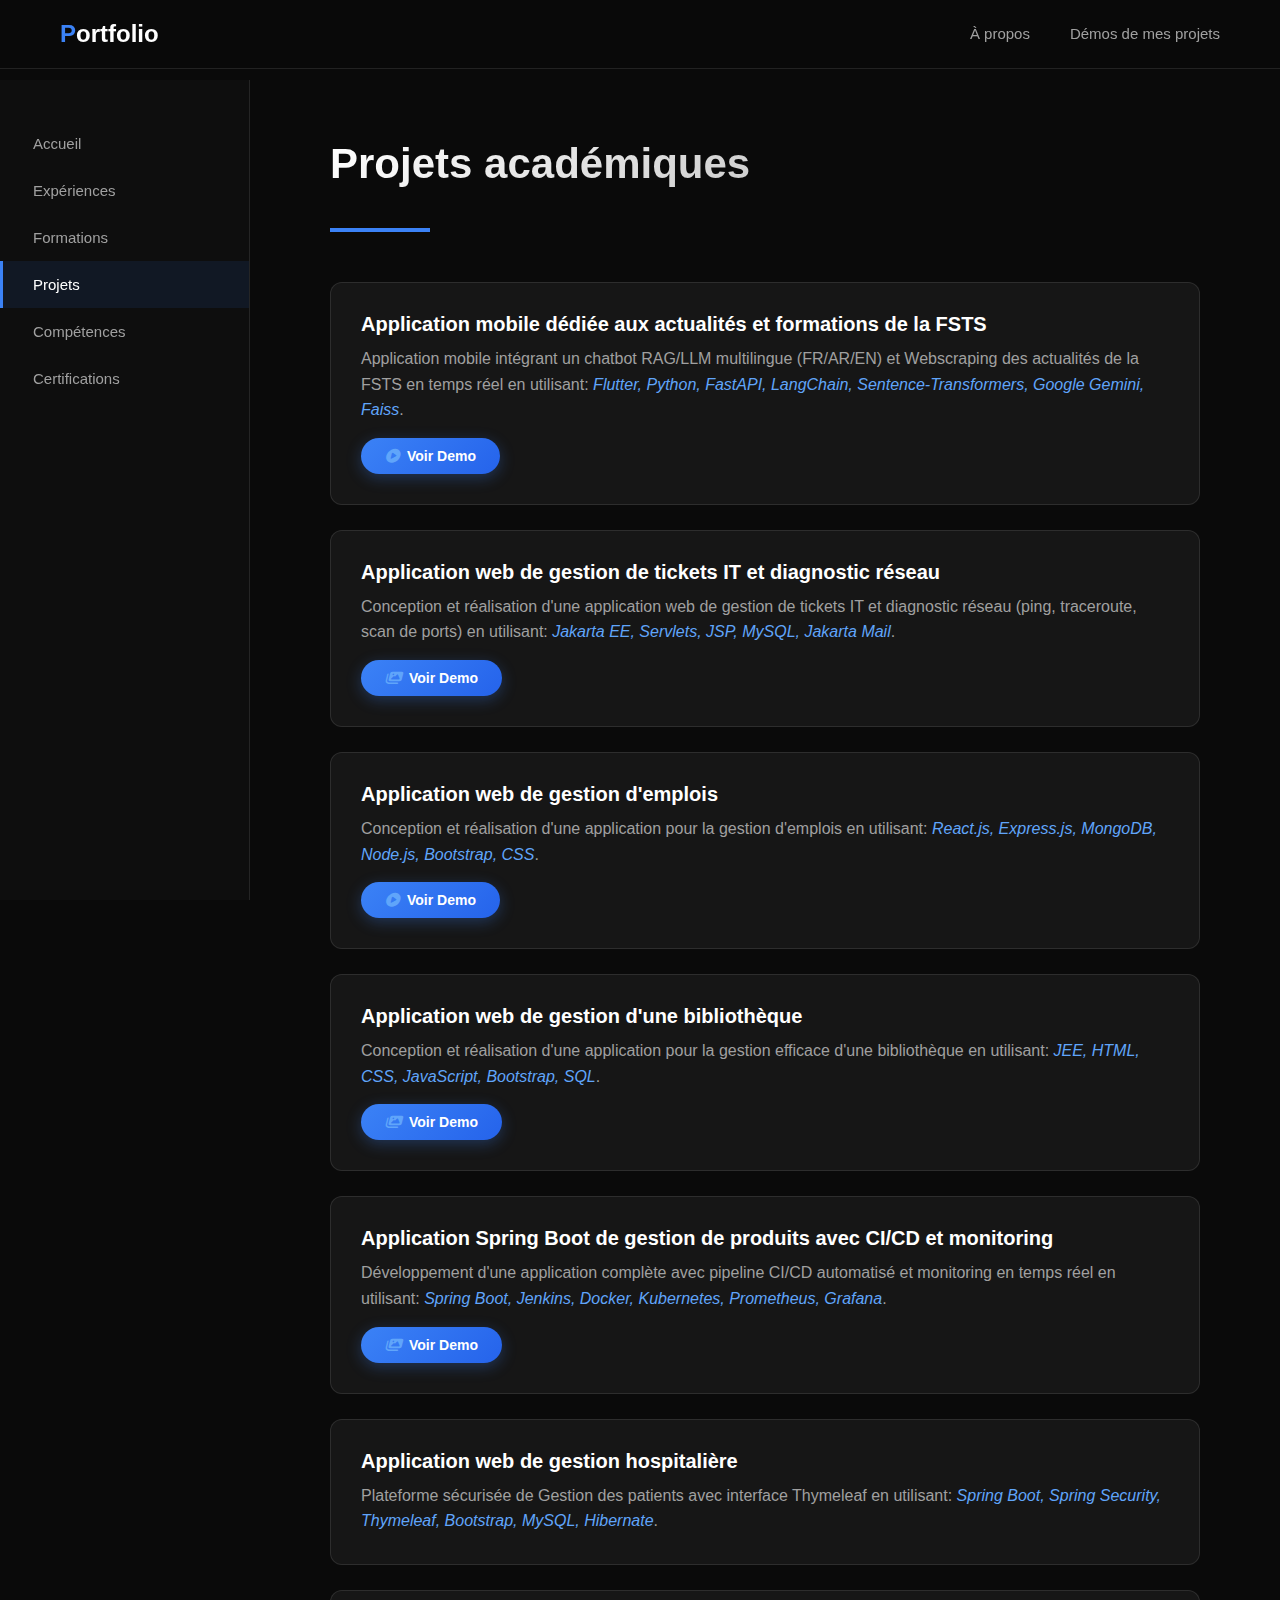
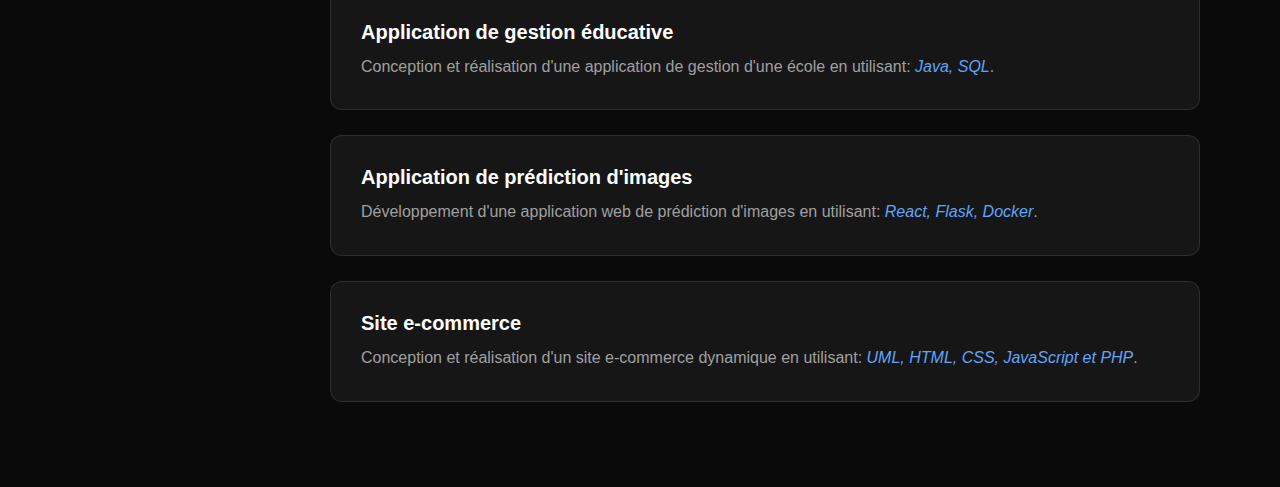
<file: pages/projets.html>
<!DOCTYPE html>
<html lang="fr">
<head>
    <meta charset="UTF-8">
    <meta name="viewport" content="width=device-width, initial-scale=1.0">
    <title>Mes Projets</title>
    <link rel="stylesheet" href="https://cdnjs.cloudflare.com/ajax/libs/font-awesome/6.5.1/css/all.min.css">
    <style>
        * { margin: 0; padding: 0; box-sizing: border-box; }
        body { font-family: 'Inter', -apple-system, BlinkMacSystemFont, 'Segoe UI', Roboto, sans-serif; background: #0a0a0a; color: #ffffff; overflow-x: hidden; }
        nav { position: fixed; top: 0; left: 0; right: 0; background: rgba(10, 10, 10, 0.95); backdrop-filter: blur(10px); border-bottom: 1px solid rgba(255, 255, 255, 0.1); padding: 20px 60px; z-index: 1000; display: flex; justify-content: space-between; align-items: center; }
        .logo { font-size: 24px; font-weight: 700; color: #ffffff; }
        .logo span { color: #3b82f6; }
        nav ul { display: flex; gap: 40px; list-style: none; align-items: center; }
        nav ul li a { color: #a0a0a0; text-decoration: none; font-size: 15px; font-weight: 500; transition: all 0.3s ease; }
        .menu { display: none; background: none; border: none; color: white; font-size: 24px; cursor: pointer; }
        aside { position: fixed; left: 0; top: 80px; width: 250px; height: calc(100vh - 80px); background: rgba(15, 15, 15, 0.8); backdrop-filter: blur(10px); border-right: 1px solid rgba(255, 255, 255, 0.1); padding: 40px 0; overflow-y: auto; }
        aside ul { list-style: none; }
        aside ul li a { display: block; padding: 15px 30px; color: #a0a0a0; text-decoration: none; font-size: 15px; font-weight: 500; transition: all 0.3s ease; border-left: 3px solid transparent; }
        aside ul li a:hover, aside ul li a.active { color: #ffffff; background: rgba(59, 130, 246, 0.1); border-left-color: #3b82f6; }
        .main { margin-left: 250px; margin-top: 80px; min-height: calc(100vh - 80px); padding: 60px 80px; }
        .section { max-width: 1200px; margin: 0 auto; }
        .titre { font-size: 42px; font-weight: 800; margin-bottom: 40px; background: linear-gradient(135deg, #ffffff 0%, #a0a0a0 100%); -webkit-background-clip: text; -webkit-text-fill-color: transparent; }
        .line { width: 100px; height: 4px; background: #3b82f6; margin-bottom: 50px; }
        .part { background: rgba(255, 255, 255, 0.05); border: 1px solid rgba(255, 255, 255, 0.1); border-radius: 12px; padding: 30px; margin-bottom: 25px; transition: all 0.3s ease; position: relative; }
        .part:hover { background: rgba(255, 255, 255, 0.08); border-color: rgba(59, 130, 246, 0.3); transform: translateX(10px); }
        .part h4 { color: #ffffff; font-size: 20px; margin-bottom: 10px; font-weight: 600; }
        .part p { color: #a0a0a0; line-height: 1.6; margin-top: 10px; }
        .part i { color: #60a5fa; font-style: italic; }
        .demo-btn { display: inline-flex; align-items: center; gap: 8px; margin-top: 15px; padding: 10px 24px; background: linear-gradient(135deg, #3b82f6, #2563eb); color: #ffffff; text-decoration: none; border-radius: 25px; font-size: 14px; font-weight: 600; transition: all 0.3s ease; box-shadow: 0 4px 15px rgba(59, 130, 246, 0.3); }
        .demo-btn:hover { transform: translateY(-2px); box-shadow: 0 6px 20px rgba(59, 130, 246, 0.4); background: linear-gradient(135deg, #2563eb, #1d4ed8); }
        .demo-btn i { font-size: 14px; }
        @media (max-width: 1024px) { 
            .main { margin-left: 0; padding: 40px 30px; } 
            aside { transform: translateX(-100%); transition: transform 0.3s ease; z-index: 999; } 
            aside.active { transform: translateX(0); } 
            .menu { display: block; } 
            nav { padding: 20px 30px; }
            nav ul { 
                position: absolute;
                top: 70px;
                right: 0;
                background: rgba(10, 10, 10, 0.98);
                backdrop-filter: blur(10px);
                flex-direction: column;
                gap: 0;
                width: 250px;
                border-left: 1px solid rgba(255, 255, 255, 0.1);
                border-bottom: 1px solid rgba(255, 255, 255, 0.1);
                transform: translateX(100%);
                transition: transform 0.3s ease;
                padding: 20px 0;
            }
            nav ul.active { transform: translateX(0); }
            nav ul li { width: 100%; }
            nav ul li a { display: block; padding: 15px 30px; border-left: 3px solid transparent; }
            nav ul li a:hover { background: rgba(59, 130, 246, 0.1); border-left-color: #3b82f6; }
        }
    </style>
</head>
<body>
    <nav>
        <div class="logo item"><span>P</span>ortfolio</div>
        <ul>
            <li><a href="../index.html">À propos</a></li>
            <li><a href="projects_demo.html">Démos de mes projets</a></li>
        </ul>
        <button class="menu" onclick="toggleSidebar()"><i class="fas fa-bars"></i></button>
    </nav>
    <aside id="sidebar">
        <ul>
            <li><a href="../index.html">Accueil</a></li>
            <li><a href="experiences.html">Expériences</a></li>
            <li><a href="formations.html">Formations</a></li>
            <li><a href="projets.html" class="active">Projets</a></li>
            <li><a href="competences.html">Compétences</a></li>
            <li><a href="certifications.html">Certifications</a></li>
        </ul>
    </aside>
    <div class="main">
        <div class="section">
            <h2 class="titre">Projets académiques</h2>
            <div class="line"></div>
            
            <div class="part">
                <h4>Application mobile dédiée aux actualités et formations de la FSTS</h4>
                <p>Application mobile intégrant un chatbot RAG/LLM multilingue (FR/AR/EN) et Webscraping des actualités de la FSTS en temps réel en utilisant: <i>Flutter, Python, FastAPI, LangChain, Sentence-Transformers, Google Gemini, Faiss</i>.</p>
                <a href="projects_demo.html?project=0" class="demo-btn">
                    <i class="fas fa-play-circle"></i>
                    Voir Demo
                </a>
            </div>
            
            <div class="part">
                <h4>Application web de gestion de tickets IT et diagnostic réseau</h4>
                <p>Conception et réalisation d'une application web de gestion de tickets IT et diagnostic réseau (ping, traceroute, scan de ports) en utilisant: <i>Jakarta EE, Servlets, JSP, MySQL, Jakarta Mail</i>.</p>
                <a href="projects_demo.html?project=1" class="demo-btn">
                    <i class="fas fa-images"></i>
                    Voir Demo
                </a>
            </div>
            
            <div class="part">
                <h4>Application web de gestion d'emplois</h4>
                <p>Conception et réalisation d'une application pour la gestion d'emplois en utilisant: <i>React.js, Express.js, MongoDB, Node.js, Bootstrap, CSS</i>.</p>
                <a href="projects_demo.html?project=2" class="demo-btn">
                    <i class="fas fa-play-circle"></i>
                    Voir Demo
                </a>
            </div>
            
            <div class="part">
                <h4>Application web de gestion d'une bibliothèque</h4>
                <p>Conception et réalisation d'une application pour la gestion efficace d'une bibliothèque en utilisant: <i>JEE, HTML, CSS, JavaScript, Bootstrap, SQL</i>.</p>
                <a href="projects_demo.html?project=3" class="demo-btn">
                    <i class="fas fa-images"></i>
                    Voir Demo
                </a>
            </div>
            
            <div class="part">
                <h4>Application Spring Boot de gestion de produits avec CI/CD et monitoring</h4>
                <p>Développement d'une application complète avec pipeline CI/CD automatisé et monitoring en temps réel en utilisant: <i>Spring Boot, Jenkins, Docker, Kubernetes, Prometheus, Grafana</i>.</p>
                <a href="projects_demo.html?project=4" class="demo-btn">
                    <i class="fas fa-images"></i>
                    Voir Demo
                </a>
            </div>
            
            <div class="part">
                <h4>Application web de gestion hospitalière</h4>
                <p>Plateforme sécurisée de Gestion des patients avec interface Thymeleaf en utilisant: <i>Spring Boot, Spring Security, Thymeleaf, Bootstrap, MySQL, Hibernate</i>.</p>
            </div>
            
            <div class="part">
                <h4>Application de gestion éducative</h4>
                <p>Conception et réalisation d'une application de gestion d'une école en utilisant: <i>Java, SQL</i>.</p>
            </div>
            
            <div class="part">
                <h4>Application de prédiction d'images</h4>
                <p>Développement d'une application web de prédiction d'images en utilisant: <i>React, Flask, Docker</i>.</p>
            </div>
            
            <div class="part">
                <h4>Site e-commerce</h4>
                <p>Conception et réalisation d'un site e-commerce dynamique en utilisant: <i>UML, HTML, CSS, JavaScript et PHP</i>.</p>
            </div>
        </div>
    </div>
    <script>
        function toggleSidebar() { 
            document.getElementById('sidebar').classList.toggle('active'); 
        }
        
        document.querySelector('.menu').addEventListener('click', function() {
            document.querySelector('nav ul').classList.toggle('active');
        });
        
        document.addEventListener('click', function(event) {
            const nav = document.querySelector('nav ul');
            const menuBtn = document.querySelector('.menu');
            if (!nav.contains(event.target) && !menuBtn.contains(event.target)) {
                nav.classList.remove('active');
            }
        });
    </script>
</body>
</html>
</file>
